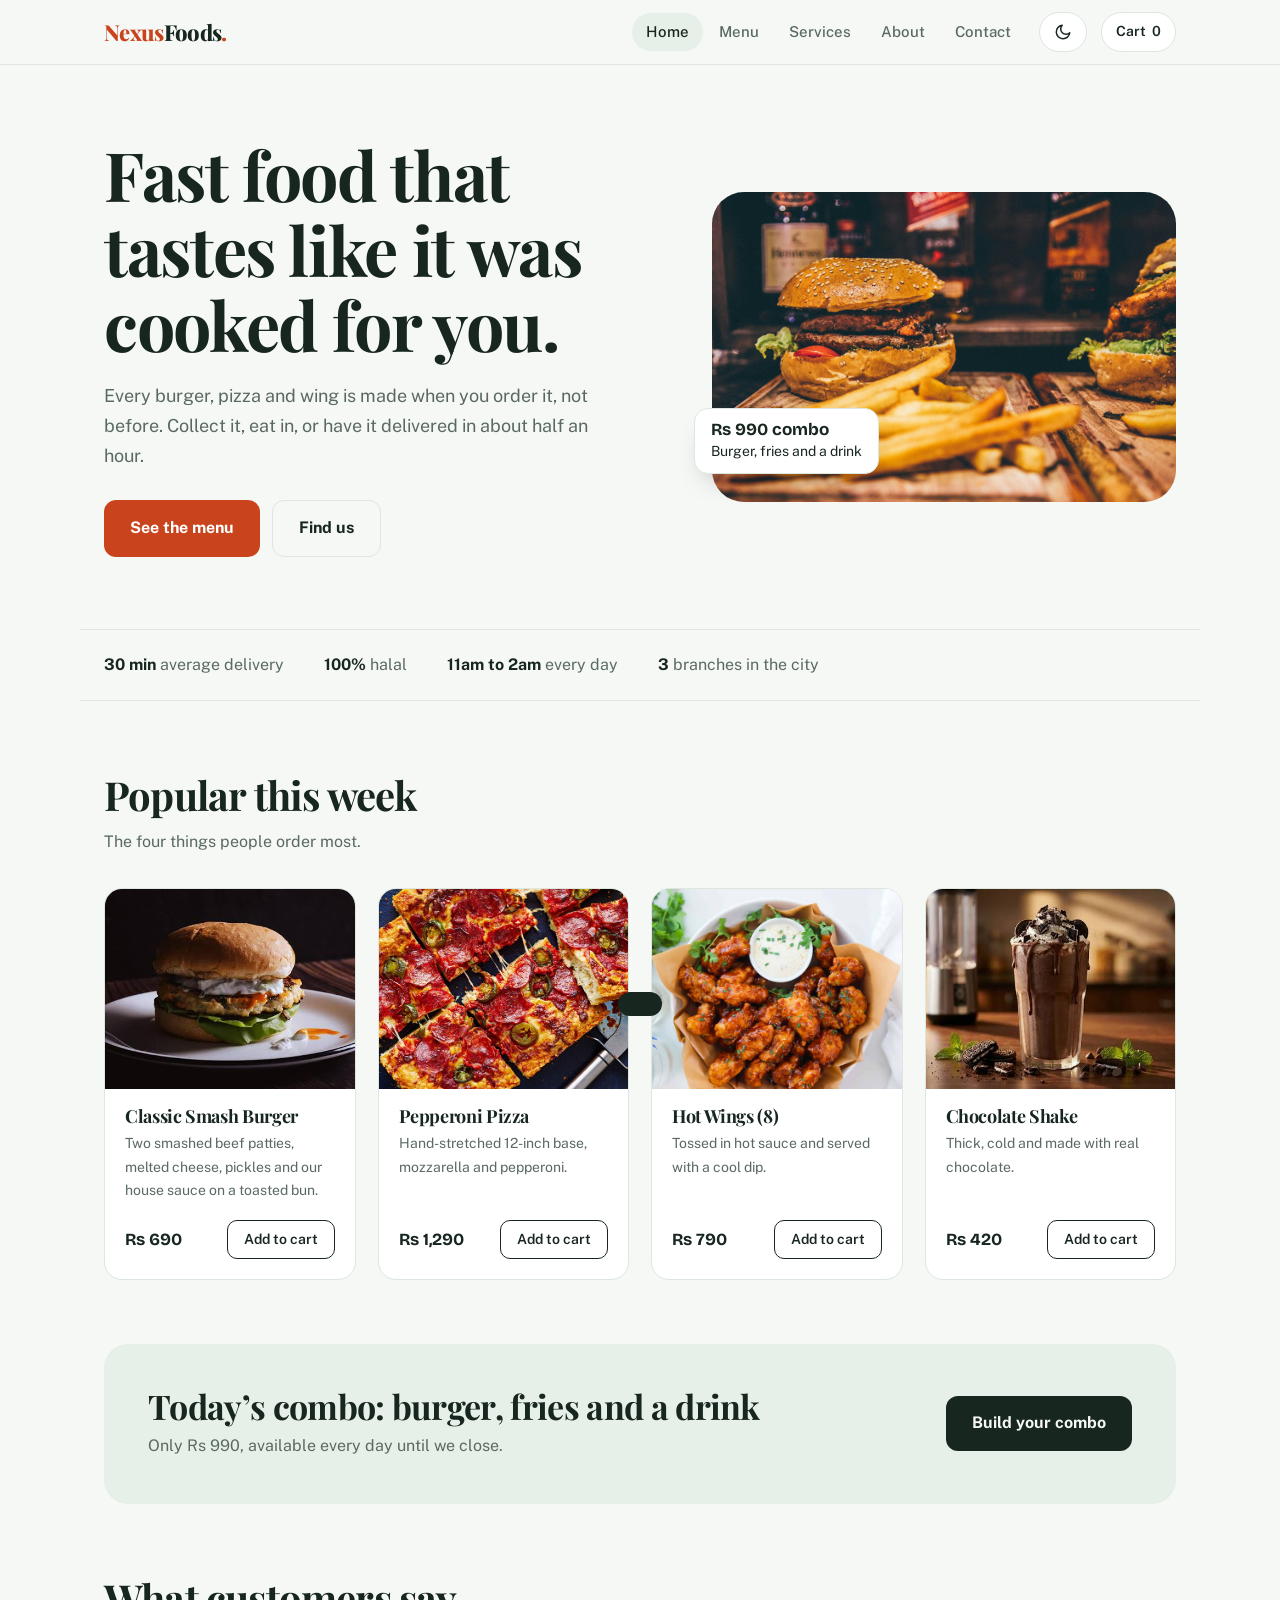
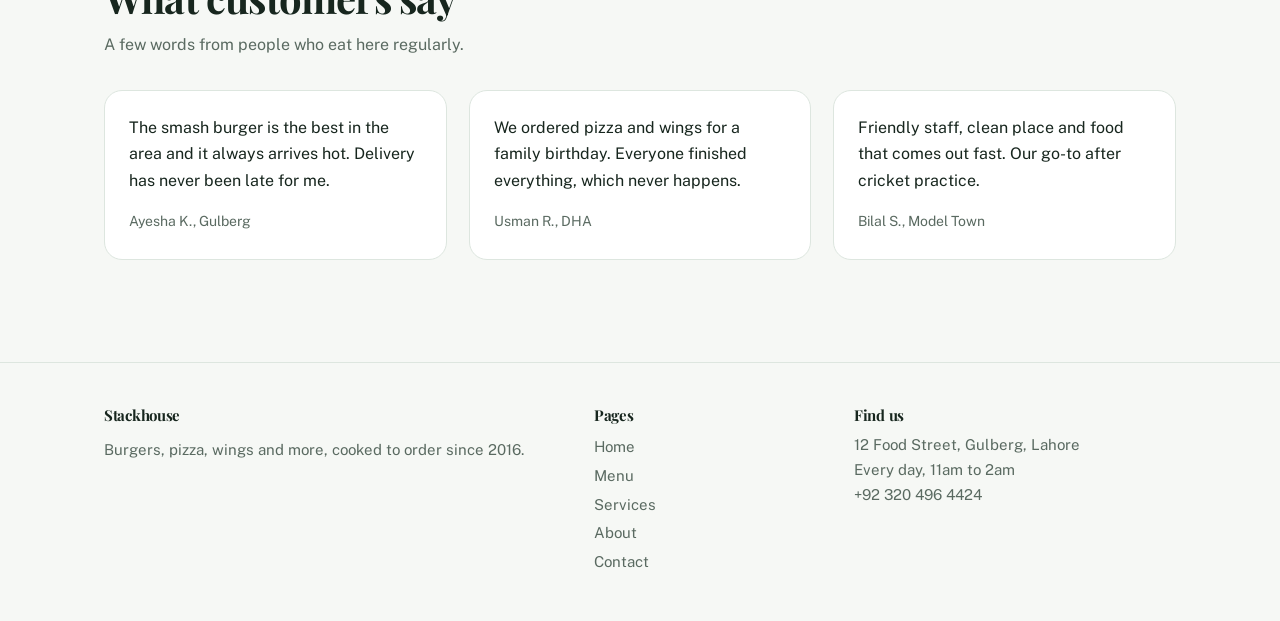
<file: index.html>
<!DOCTYPE html>
<html lang="en">
  <head>
    <meta charset="utf-8">
    <meta name="viewport" content="width=device-width, initial-scale=1, viewport-fit=cover">
    <title>NexusFoods | Fast food cooked to order</title>
    <meta name="description" content="Burgers, pizza, wings and more, cooked fresh to order. Dine in, take away or get it delivered.">
    <link rel="stylesheet" href="https://fonts.googleapis.com/css2?family=Bricolage+Grotesque:wght@600;700;800&family=Public+Sans:wght@400;500;600&display=swap">
    <link rel="stylesheet" href="assets/css/style.css">
    <script src="assets/js/theme.js"></script>
  </head>
  <body data-currency="Rs ">

    <header>
      <div class="bar">
        <a class="logo" href="index.html"><span>Nexus</span>Foods<i>.</i></a>
        <nav id="mainNav" aria-label="Main">
          <a href="index.html" class="on" aria-current="page">Home</a>
          <a href="menu.html">Menu</a>
          <a href="services.html">Services</a>
          <a href="about.html">About</a>
          <a href="contact.html">Contact</a>
        </nav>
        <button type="button" class="ib" id="themeToggle" aria-label="Switch light or dark theme">
          <svg class="i-sun" viewBox="0 0 24 24" fill="none" stroke="currentColor" stroke-width="2" stroke-linecap="round" aria-hidden="true"><circle cx="12" cy="12" r="4"/><path d="M12 2v2M12 20v2M4.9 4.9l1.4 1.4M17.7 17.7l1.4 1.4M2 12h2M20 12h2M4.9 19.1l1.4-1.4M17.7 6.3l1.4-1.4"/></svg>
          <svg class="i-moon" viewBox="0 0 24 24" fill="none" stroke="currentColor" stroke-width="2" stroke-linecap="round" stroke-linejoin="round" aria-hidden="true"><path d="M21 13A9 9 0 1111 3a7 7 0 0010 10z"/></svg>
        </button>
        <button type="button" class="ib" id="cartBtn" aria-label="Open cart">Cart <span id="cartCount">0</span></button>
        <button type="button" class="ib menu-toggle" id="menuToggle" aria-label="Open menu" aria-expanded="false" aria-controls="mainNav">
          <svg class="i-bars" viewBox="0 0 24 24" fill="none" stroke="currentColor" stroke-width="2" stroke-linecap="round" aria-hidden="true"><path d="M4 7h16M4 12h16M4 17h16"/></svg>
          <svg class="i-close" viewBox="0 0 24 24" fill="none" stroke="currentColor" stroke-width="2" stroke-linecap="round" aria-hidden="true"><path d="M6 6l12 12M18 6L6 18"/></svg>
        </button>
      </div>
    </header>

    <main>
      <section class="wrap hero">
        <div>
          <h1 class="big">Fast food that tastes like it was cooked for you.</h1>
          <p>Every burger, pizza and wing is made when you order it, not before. Collect it, eat in, or have it delivered in about half an hour.</p>
          <div class="acts">
            <a class="btn ac" href="menu.html">See the menu</a>
            <a class="btn ghost" href="contact.html">Find us</a>
          </div>
        </div>
        <div class="shot">
          <img src="assets/img/hero.jpg" alt="Our classic smash burger">
          <div class="note">
            <b>Rs 990 combo</b>
            Burger, fries and a drink
          </div>
        </div>
      </section>

      <div class="strip">
        <span><b>30 min</b> average delivery</span>
        <span><b>100%</b> halal</span>
        <span><b>11am to 2am</b> every day</span>
        <span><b>3</b> branches in the city</span>
      </div>

      <section class="wrap">
        <h2 class="t">Popular this week</h2>
        <p class="lead">The four things people order most.</p>
        <div class="grid">
          <article class="card" data-cat="Burgers">
            <div class="pic">
              <img src="assets/img/burger/classic_smash.jpg" alt="Classic Smash Burger" loading="lazy">
            </div>
            <div class="in">
              <h3>Classic Smash Burger</h3>
              <p>Two smashed beef patties, melted cheese, pickles and our house sauce on a toasted bun.</p>
              <div class="row">
                <span class="price">Rs 690</span>
                <button type="button" class="add" data-name="Classic Smash Burger" data-price="690">Add to cart</button>
              </div>
            </div>
          </article>
          <article class="card" data-cat="Pizza">
            <div class="pic">
              <img src="assets/img/pizza/pepperoni_pizza.jpg" alt="Pepperoni Pizza" loading="lazy">
            </div>
            <div class="in">
              <h3>Pepperoni Pizza</h3>
              <p>Hand-stretched 12-inch base, mozzarella and pepperoni.</p>
              <div class="row">
                <span class="price">Rs 1,290</span>
                <button type="button" class="add" data-name="Pepperoni Pizza" data-price="1290">Add to cart</button>
              </div>
            </div>
          </article>
          <article class="card" data-cat="Chicken">
            <div class="pic">
              <img src="assets/img/chicken/bonelesswings.jpg" alt="Hot Wings (8)" loading="lazy">
            </div>
            <div class="in">
              <h3>Hot Wings (8)</h3>
              <p>Tossed in hot sauce and served with a cool dip.</p>
              <div class="row">
                <span class="price">Rs 790</span>
                <button type="button" class="add" data-name="Hot Wings (8)" data-price="790">Add to cart</button>
              </div>
            </div>
          </article>
          <article class="card" data-cat="Drinks">
            <div class="pic">
              <img src="assets/img/drinks/choco_shake.jpg" alt="Chocolate Shake" loading="lazy">
            </div>
            <div class="in">
              <h3>Chocolate Shake</h3>
              <p>Thick, cold and made with real chocolate.</p>
              <div class="row">
                <span class="price">Rs 420</span>
                <button type="button" class="add" data-name="Chocolate Shake" data-price="420">Add to cart</button>
              </div>
            </div>
          </article>
        </div>
        <div class="band">
          <div>
            <h2>Today’s combo: burger, fries and a drink</h2>
            <p>Only Rs 990, available every day until we close.</p>
          </div>
          <a class="btn" href="menu.html">Build your combo</a>
        </div>
      </section>

      <section class="wrap" style="padding-top: 0;">
        <h2 class="t">What customers say</h2>
        <p class="lead">A few words from people who eat here regularly.</p>
        <div class="quotes">
          <blockquote>
            <p>The smash burger is the best in the area and it always arrives hot. Delivery has never been late for me.</p>
            <cite>Ayesha K., Gulberg</cite>
          </blockquote>
          <blockquote>
            <p>We ordered pizza and wings for a family birthday. Everyone finished everything, which never happens.</p>
            <cite>Usman R., DHA</cite>
          </blockquote>
          <blockquote>
            <p>Friendly staff, clean place and food that comes out fast. Our go-to after cricket practice.</p>
            <cite>Bilal S., Model Town</cite>
          </blockquote>
        </div>
      </section>
    </main>

    <footer>
      <div class="wrap">
        <div>
          <h3>Stackhouse</h3>
          <p>Burgers, pizza, wings and more, cooked to order since 2016.</p>
        </div>
        <div>
          <h3>Pages</h3>
          <a href="index.html">Home</a>
          <a href="menu.html">Menu</a>
          <a href="services.html">Services</a>
          <a href="about.html">About</a>
          <a href="contact.html">Contact</a>
        </div>
        <div>
          <h3>Find us</h3>
          12 Food Street, Gulberg, Lahore<br>
          Every day, 11am to 2am<br>
          +92 320 496 4424
        </div>
      </div>
    </footer>

    <aside class="drawer" id="drawer" aria-label="Your cart" aria-hidden="true">
      <div class="row" style="margin: 0;">
        <h3>Your order</h3>
        <button type="button" class="chip" id="closeCart">Close</button>
      </div>
      <ul id="cartItems">
        <li><small>Your cart is empty. Add something from the menu.</small></li>
      </ul>
      <div class="row">
        <span>Total</span>
        <span class="price" id="cartTotal">Rs 0</span>
      </div>
      <button type="button" class="btn ac" style="margin-top: 16px; justify-content: center; border: 0;" id="checkout">Place order</button>
    </aside>

    <div class="toast" id="toast" role="status"></div>

    <script src="assets/js/app.js"></script>
  </body>
</html>
</file>
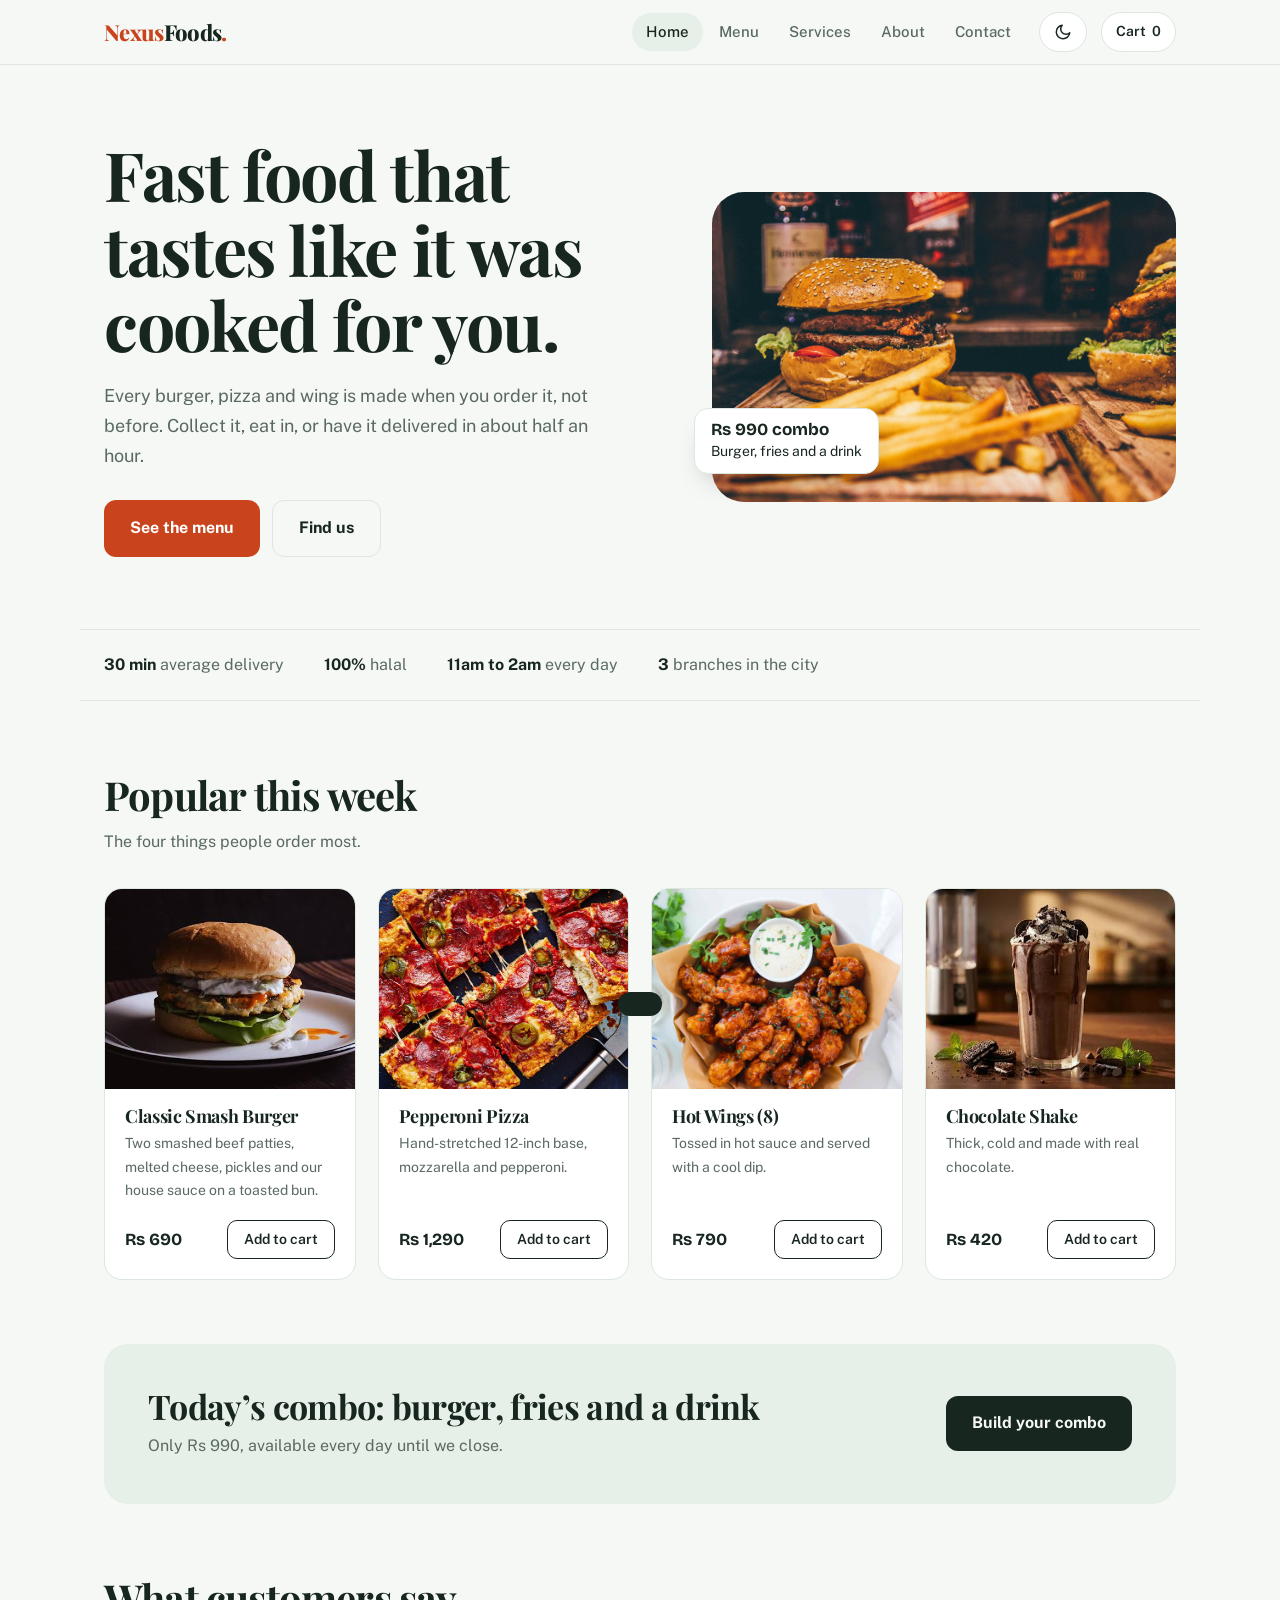
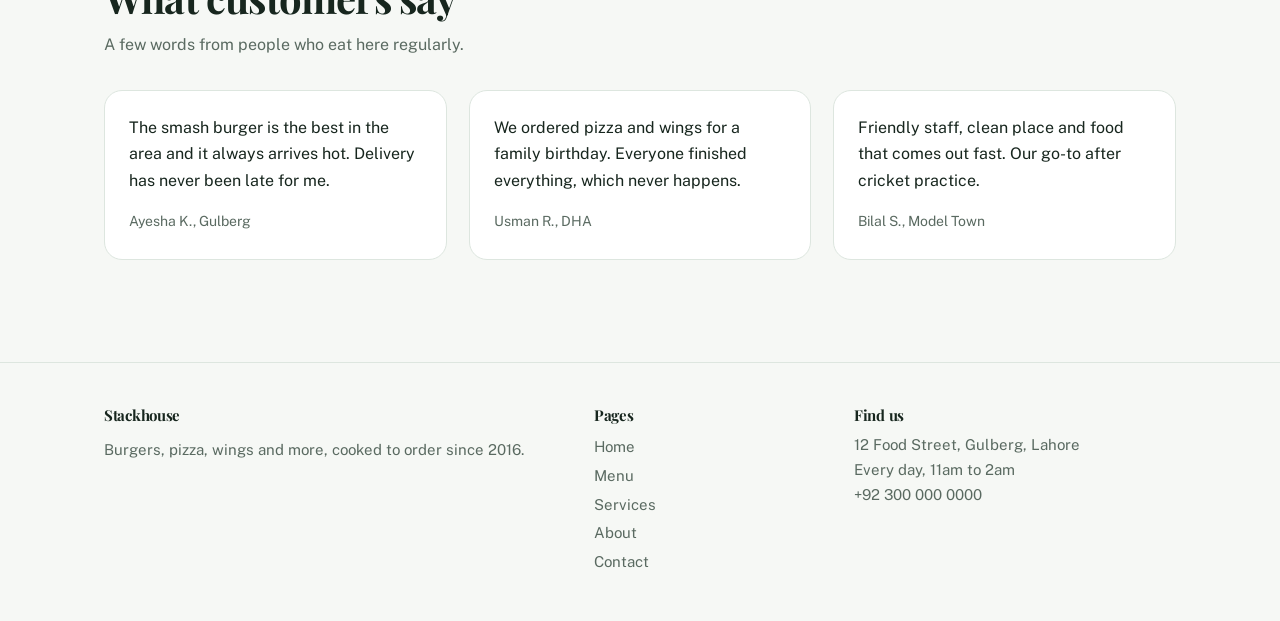
<file: NexusFoods/index.html>
<!DOCTYPE html>
<html lang="en">
  <head>
    <meta charset="utf-8">
    <meta name="viewport" content="width=device-width, initial-scale=1, viewport-fit=cover">
    <title>NexusFoods | Fast food cooked to order</title>
    <meta name="description" content="Burgers, pizza, wings and more, cooked fresh to order. Dine in, take away or get it delivered.">
    <link rel="stylesheet" href="https://fonts.googleapis.com/css2?family=Bricolage+Grotesque:wght@600;700;800&family=Public+Sans:wght@400;500;600&display=swap">
    <link rel="stylesheet" href="assets/css/style.css">
    <script src="assets/js/theme.js"></script>
  </head>
  <body data-currency="Rs ">

    <header>
      <div class="bar">
        <a class="logo" href="index.html"><span>Nexus</span>Foods<i>.</i></a>
        <nav id="mainNav" aria-label="Main">
          <a href="index.html" class="on" aria-current="page">Home</a>
          <a href="menu.html">Menu</a>
          <a href="services.html">Services</a>
          <a href="about.html">About</a>
          <a href="contact.html">Contact</a>
        </nav>
        <button type="button" class="ib" id="themeToggle" aria-label="Switch light or dark theme">
          <svg class="i-sun" viewBox="0 0 24 24" fill="none" stroke="currentColor" stroke-width="2" stroke-linecap="round" aria-hidden="true"><circle cx="12" cy="12" r="4"/><path d="M12 2v2M12 20v2M4.9 4.9l1.4 1.4M17.7 17.7l1.4 1.4M2 12h2M20 12h2M4.9 19.1l1.4-1.4M17.7 6.3l1.4-1.4"/></svg>
          <svg class="i-moon" viewBox="0 0 24 24" fill="none" stroke="currentColor" stroke-width="2" stroke-linecap="round" stroke-linejoin="round" aria-hidden="true"><path d="M21 13A9 9 0 1111 3a7 7 0 0010 10z"/></svg>
        </button>
        <button type="button" class="ib" id="cartBtn" aria-label="Open cart">Cart <span id="cartCount">0</span></button>
        <button type="button" class="ib menu-toggle" id="menuToggle" aria-label="Open menu" aria-expanded="false" aria-controls="mainNav">
          <svg class="i-bars" viewBox="0 0 24 24" fill="none" stroke="currentColor" stroke-width="2" stroke-linecap="round" aria-hidden="true"><path d="M4 7h16M4 12h16M4 17h16"/></svg>
          <svg class="i-close" viewBox="0 0 24 24" fill="none" stroke="currentColor" stroke-width="2" stroke-linecap="round" aria-hidden="true"><path d="M6 6l12 12M18 6L6 18"/></svg>
        </button>
      </div>
    </header>

    <main>
      <section class="wrap hero">
        <div>
          <h1 class="big">Fast food that tastes like it was cooked for you.</h1>
          <p>Every burger, pizza and wing is made when you order it, not before. Collect it, eat in, or have it delivered in about half an hour.</p>
          <div class="acts">
            <a class="btn ac" href="menu.html">See the menu</a>
            <a class="btn ghost" href="contact.html">Find us</a>
          </div>
        </div>
        <div class="shot">
          <img src="assets/img/hero.jpg" alt="Our classic smash burger">
          <div class="note">
            <b>Rs 990 combo</b>
            Burger, fries and a drink
          </div>
        </div>
      </section>

      <div class="strip">
        <span><b>30 min</b> average delivery</span>
        <span><b>100%</b> halal</span>
        <span><b>11am to 2am</b> every day</span>
        <span><b>3</b> branches in the city</span>
      </div>

      <section class="wrap">
        <h2 class="t">Popular this week</h2>
        <p class="lead">The four things people order most.</p>
        <div class="grid">
          <article class="card" data-cat="Burgers">
            <div class="pic">
              <img src="assets/img/burger/classic_smash.jpg" alt="Classic Smash Burger" loading="lazy">
            </div>
            <div class="in">
              <h3>Classic Smash Burger</h3>
              <p>Two smashed beef patties, melted cheese, pickles and our house sauce on a toasted bun.</p>
              <div class="row">
                <span class="price">Rs 690</span>
                <button type="button" class="add" data-name="Classic Smash Burger" data-price="690">Add to cart</button>
              </div>
            </div>
          </article>
          <article class="card" data-cat="Pizza">
            <div class="pic">
              <img src="assets/img/pizza/pepperoni_pizza.jpg" alt="Pepperoni Pizza" loading="lazy">
            </div>
            <div class="in">
              <h3>Pepperoni Pizza</h3>
              <p>Hand-stretched 12-inch base, mozzarella and pepperoni.</p>
              <div class="row">
                <span class="price">Rs 1,290</span>
                <button type="button" class="add" data-name="Pepperoni Pizza" data-price="1290">Add to cart</button>
              </div>
            </div>
          </article>
          <article class="card" data-cat="Chicken">
            <div class="pic">
              <img src="assets/img/chicken/bonelesswings.jpg" alt="Hot Wings (8)" loading="lazy">
            </div>
            <div class="in">
              <h3>Hot Wings (8)</h3>
              <p>Tossed in hot sauce and served with a cool dip.</p>
              <div class="row">
                <span class="price">Rs 790</span>
                <button type="button" class="add" data-name="Hot Wings (8)" data-price="790">Add to cart</button>
              </div>
            </div>
          </article>
          <article class="card" data-cat="Drinks">
            <div class="pic">
              <img src="assets/img/drinks/choco_shake.jpg" alt="Chocolate Shake" loading="lazy">
            </div>
            <div class="in">
              <h3>Chocolate Shake</h3>
              <p>Thick, cold and made with real chocolate.</p>
              <div class="row">
                <span class="price">Rs 420</span>
                <button type="button" class="add" data-name="Chocolate Shake" data-price="420">Add to cart</button>
              </div>
            </div>
          </article>
        </div>
        <div class="band">
          <div>
            <h2>Today’s combo: burger, fries and a drink</h2>
            <p>Only Rs 990, available every day until we close.</p>
          </div>
          <a class="btn" href="menu.html">Build your combo</a>
        </div>
      </section>

      <section class="wrap" style="padding-top: 0;">
        <h2 class="t">What customers say</h2>
        <p class="lead">A few words from people who eat here regularly.</p>
        <div class="quotes">
          <blockquote>
            <p>The smash burger is the best in the area and it always arrives hot. Delivery has never been late for me.</p>
            <cite>Ayesha K., Gulberg</cite>
          </blockquote>
          <blockquote>
            <p>We ordered pizza and wings for a family birthday. Everyone finished everything, which never happens.</p>
            <cite>Usman R., DHA</cite>
          </blockquote>
          <blockquote>
            <p>Friendly staff, clean place and food that comes out fast. Our go-to after cricket practice.</p>
            <cite>Bilal S., Model Town</cite>
          </blockquote>
        </div>
      </section>
    </main>

    <footer>
      <div class="wrap">
        <div>
          <h3>Stackhouse</h3>
          <p>Burgers, pizza, wings and more, cooked to order since 2016.</p>
        </div>
        <div>
          <h3>Pages</h3>
          <a href="index.html">Home</a>
          <a href="menu.html">Menu</a>
          <a href="services.html">Services</a>
          <a href="about.html">About</a>
          <a href="contact.html">Contact</a>
        </div>
        <div>
          <h3>Find us</h3>
          12 Food Street, Gulberg, Lahore<br>
          Every day, 11am to 2am<br>
          +92 300 000 0000
        </div>
      </div>
    </footer>

    <aside class="drawer" id="drawer" aria-label="Your cart" aria-hidden="true">
      <div class="row" style="margin: 0;">
        <h3>Your order</h3>
        <button type="button" class="chip" id="closeCart">Close</button>
      </div>
      <ul id="cartItems">
        <li><small>Your cart is empty. Add something from the menu.</small></li>
      </ul>
      <div class="row">
        <span>Total</span>
        <span class="price" id="cartTotal">Rs 0</span>
      </div>
      <button type="button" class="btn ac" style="margin-top: 16px; justify-content: center; border: 0;" id="checkout">Place order</button>
    </aside>

    <div class="toast" id="toast" role="status"></div>

    <script src="assets/js/app.js"></script>
  </body>
</html>
</file>
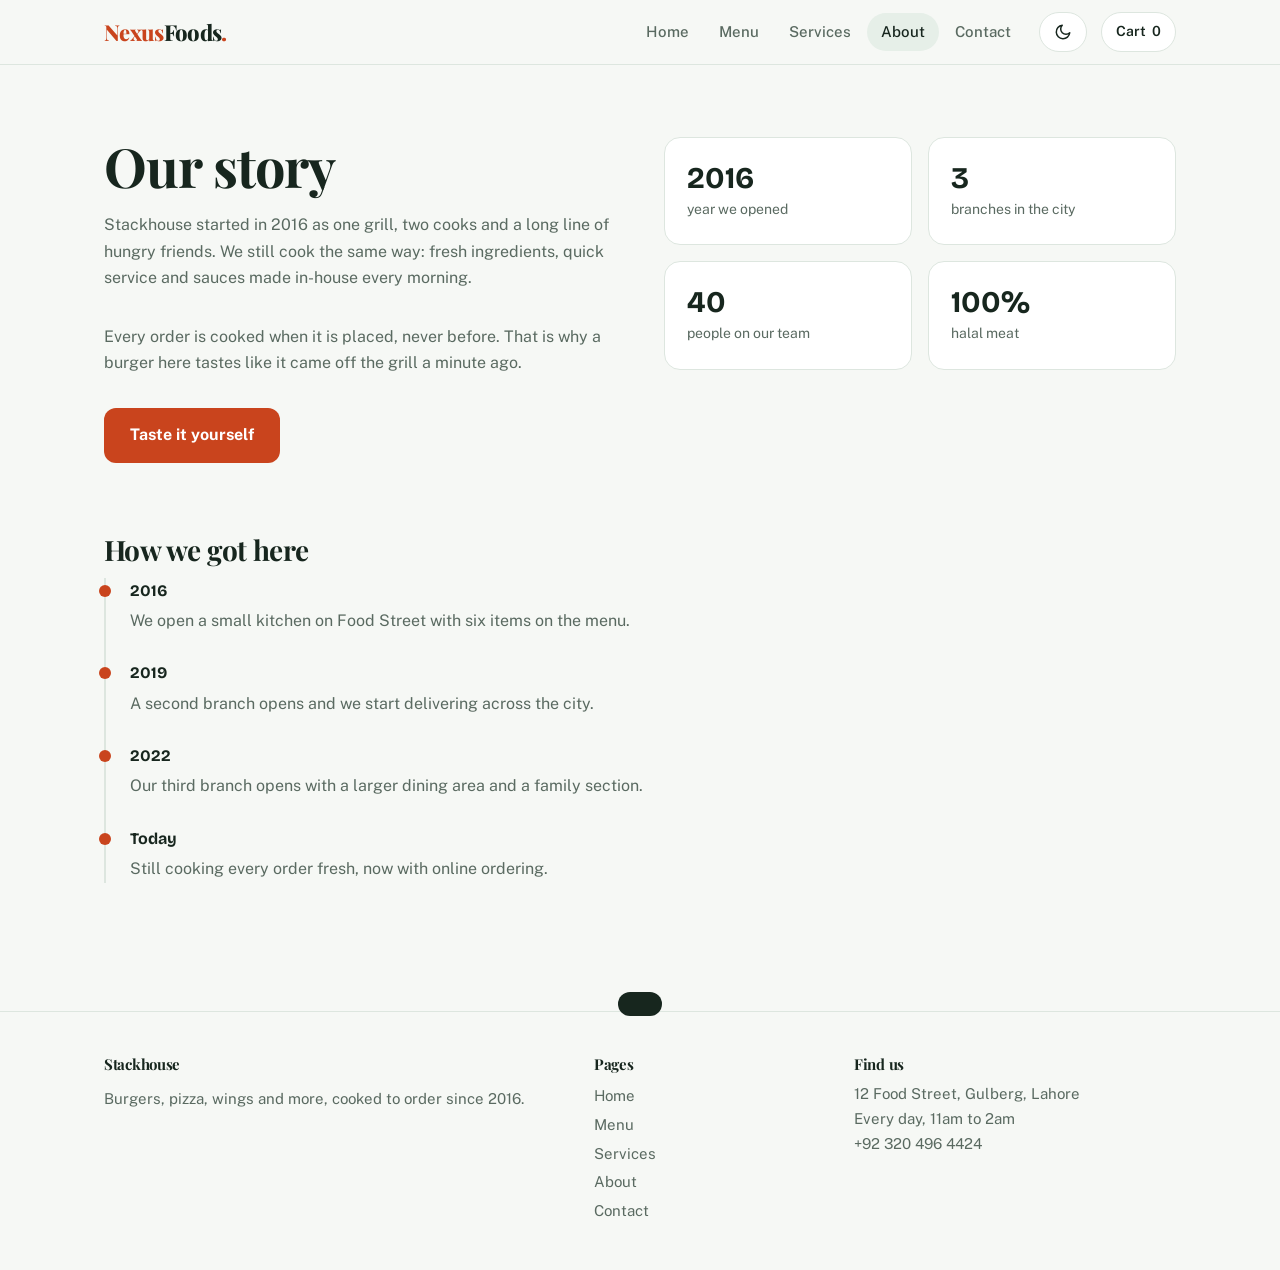
<file: about.html>
<!DOCTYPE html>
<html lang="en">
  <head>
    <meta charset="utf-8">
    <meta name="viewport" content="width=device-width, initial-scale=1, viewport-fit=cover">
    <title>About | NexusFoods</title>
    <meta name="description" content="The story of Stackhouse: one grill in 2016, three branches today.">
    <link rel="stylesheet" href="https://fonts.googleapis.com/css2?family=Bricolage+Grotesque:wght@600;700;800&family=Public+Sans:wght@400;500;600&display=swap">
    <link rel="stylesheet" href="assets/css/style.css">
    <script src="assets/js/theme.js"></script>
  </head>
  <body data-currency="Rs ">

    <header>
      <div class="bar">
        <a class="logo" href="index.html"><span>Nexus</span>Foods<i>.</i></a>
        <nav id="mainNav" aria-label="Main">
          <a href="index.html">Home</a>
          <a href="menu.html">Menu</a>
          <a href="services.html">Services</a>
          <a href="about.html" class="on" aria-current="page">About</a>
          <a href="contact.html">Contact</a>
        </nav>
        <button type="button" class="ib" id="themeToggle" aria-label="Switch light or dark theme">
          <svg class="i-sun" viewBox="0 0 24 24" fill="none" stroke="currentColor" stroke-width="2" stroke-linecap="round" aria-hidden="true"><circle cx="12" cy="12" r="4"/><path d="M12 2v2M12 20v2M4.9 4.9l1.4 1.4M17.7 17.7l1.4 1.4M2 12h2M20 12h2M4.9 19.1l1.4-1.4M17.7 6.3l1.4-1.4"/></svg>
          <svg class="i-moon" viewBox="0 0 24 24" fill="none" stroke="currentColor" stroke-width="2" stroke-linecap="round" stroke-linejoin="round" aria-hidden="true"><path d="M21 13A9 9 0 1111 3a7 7 0 0010 10z"/></svg>
        </button>
        <button type="button" class="ib" id="cartBtn" aria-label="Open cart">Cart <span id="cartCount">0</span></button>
        <button type="button" class="ib menu-toggle" id="menuToggle" aria-label="Open menu" aria-expanded="false" aria-controls="mainNav">
          <svg class="i-bars" viewBox="0 0 24 24" fill="none" stroke="currentColor" stroke-width="2" stroke-linecap="round" aria-hidden="true"><path d="M4 7h16M4 12h16M4 17h16"/></svg>
          <svg class="i-close" viewBox="0 0 24 24" fill="none" stroke="currentColor" stroke-width="2" stroke-linecap="round" aria-hidden="true"><path d="M6 6l12 12M18 6L6 18"/></svg>
        </button>
      </div>
    </header>

    <main>
      <section class="wrap">
        <div class="two">
          <div>
            <h1 class="big" style="font-size: clamp(34px, 5vw, 54px);">Our story</h1>
            <p class="lead" style="margin-top: 16px;">Stackhouse started in 2016 as one grill, two cooks and a long line of hungry friends. We still cook the same way: fresh ingredients, quick service and sauces made in-house every morning.</p>
            <p class="lead">Every order is cooked when it is placed, never before. That is why a burger here tastes like it came off the grill a minute ago.</p>
            <a class="btn ac" href="menu.html">Taste it yourself</a>
          </div>
          <div class="stats">
            <div class="stat"><b>2016</b><span>year we opened</span></div>
            <div class="stat"><b>3</b><span>branches in the city</span></div>
            <div class="stat"><b>40</b><span>people on our team</span></div>
            <div class="stat"><b>100%</b><span>halal meat</span></div>
          </div>
        </div>

        <h2 class="t" style="margin-top: 72px; font-size: 28px;">How we got here</h2>
        <div class="tl" style="max-width: 640px;">
          <div>
            <b>2016</b>
            <p>We open a small kitchen on Food Street with six items on the menu.</p>
          </div>
          <div>
            <b>2019</b>
            <p>A second branch opens and we start delivering across the city.</p>
          </div>
          <div>
            <b>2022</b>
            <p>Our third branch opens with a larger dining area and a family section.</p>
          </div>
          <div>
            <b>Today</b>
            <p>Still cooking every order fresh, now with online ordering.</p>
          </div>
        </div>
      </section>
    </main>

    <footer>
      <div class="wrap">
        <div>
          <h3>Stackhouse</h3>
          <p>Burgers, pizza, wings and more, cooked to order since 2016.</p>
        </div>
        <div>
          <h3>Pages</h3>
          <a href="index.html">Home</a>
          <a href="menu.html">Menu</a>
          <a href="services.html">Services</a>
          <a href="about.html">About</a>
          <a href="contact.html">Contact</a>
        </div>
        <div>
          <h3>Find us</h3>
          12 Food Street, Gulberg, Lahore<br>
          Every day, 11am to 2am<br>
          +92 320 496 4424
        </div>
      </div>
    </footer>

    <aside class="drawer" id="drawer" aria-label="Your cart" aria-hidden="true">
      <div class="row" style="margin: 0;">
        <h3>Your order</h3>
        <button type="button" class="chip" id="closeCart">Close</button>
      </div>
      <ul id="cartItems">
        <li><small>Your cart is empty. Add something from the menu.</small></li>
      </ul>
      <div class="row">
        <span>Total</span>
        <span class="price" id="cartTotal">Rs 0</span>
      </div>
      <button type="button" class="btn ac" style="margin-top: 16px; justify-content: center; border: 0;" id="checkout">Place order</button>
    </aside>

    <div class="toast" id="toast" role="status"></div>

    <script src="assets/js/app.js"></script>
  </body>
</html>
</file>
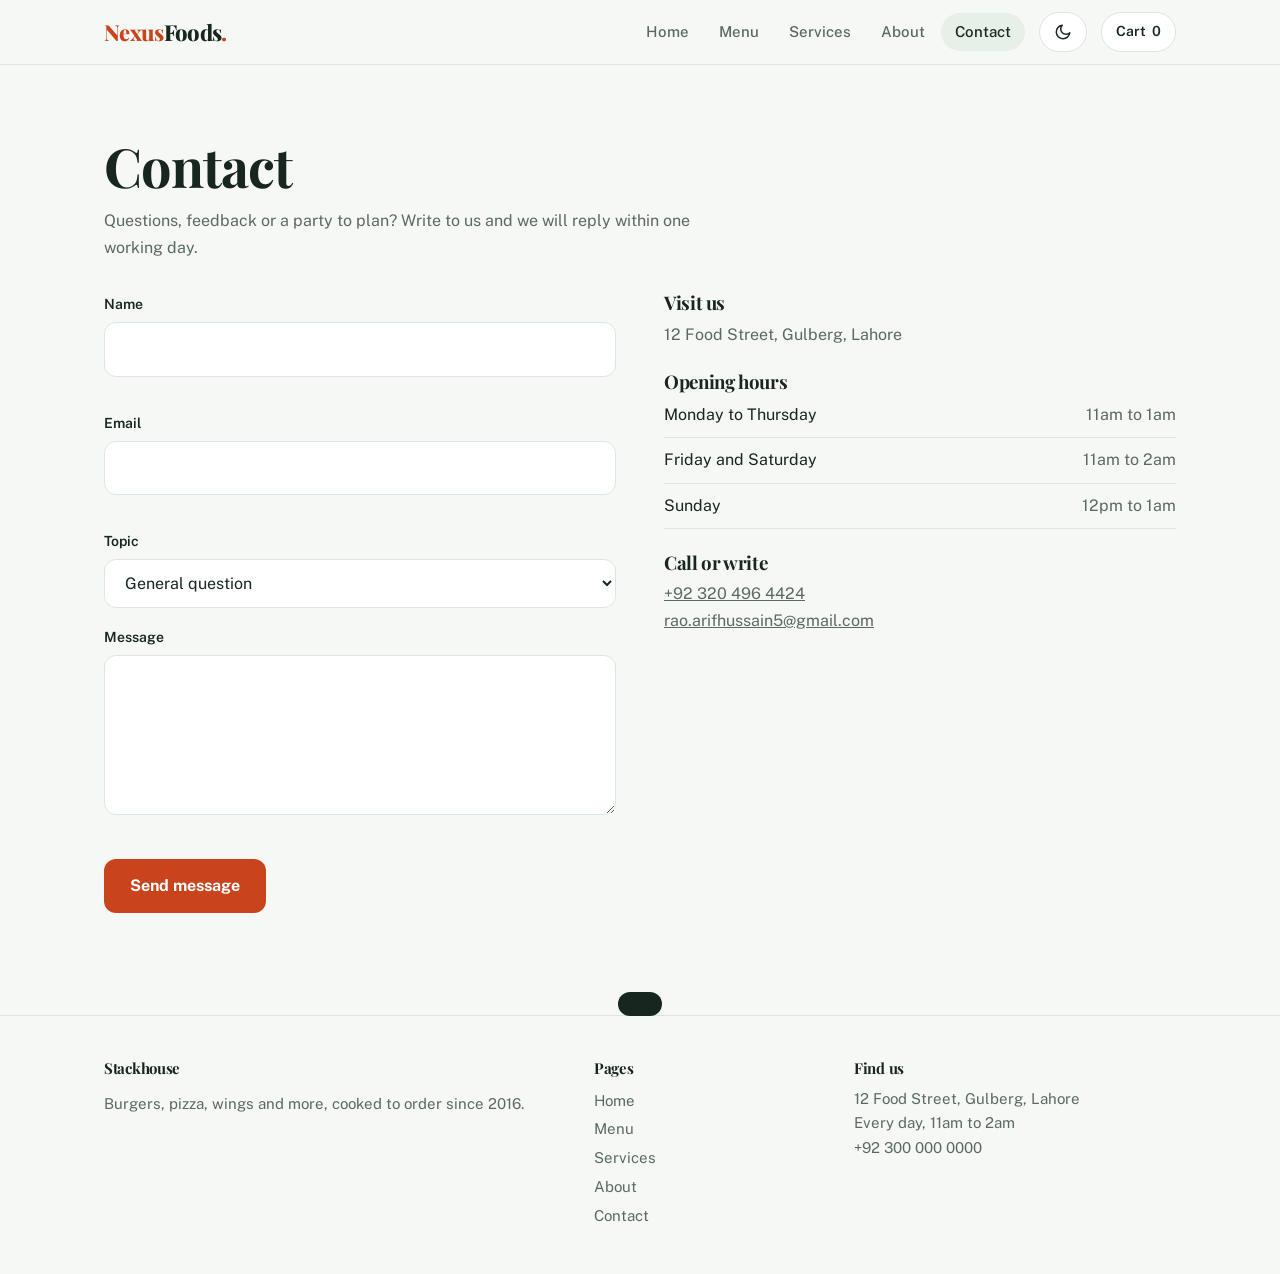
<file: contact.html>
<!DOCTYPE html>
<html lang="en">
  <head>
    <meta charset="utf-8">
    <meta name="viewport" content="width=device-width, initial-scale=1, viewport-fit=cover">
    <title>Contact | NexusFoods</title>
    <meta name="description" content="Get in touch with Stackhouse for questions, feedback, catering and parties.">
    <link rel="stylesheet" href="https://fonts.googleapis.com/css2?family=Bricolage+Grotesque:wght@600;700;800&family=Public+Sans:wght@400;500;600&display=swap">
    <link rel="stylesheet" href="assets/css/style.css">
    <script src="assets/js/theme.js"></script>
  </head>
  <body data-currency="Rs ">

    <header>
      <div class="bar">
        <a class="logo" href="index.html"><span>Nexus</span>Foods<i>.</i></a>
        <nav id="mainNav" aria-label="Main">
          <a href="index.html">Home</a>
          <a href="menu.html">Menu</a>
          <a href="services.html">Services</a>
          <a href="about.html">About</a>
          <a href="contact.html" class="on" aria-current="page">Contact</a>
        </nav>
        <button type="button" class="ib" id="themeToggle" aria-label="Switch light or dark theme">
          <svg class="i-sun" viewBox="0 0 24 24" fill="none" stroke="currentColor" stroke-width="2" stroke-linecap="round" aria-hidden="true"><circle cx="12" cy="12" r="4"/><path d="M12 2v2M12 20v2M4.9 4.9l1.4 1.4M17.7 17.7l1.4 1.4M2 12h2M20 12h2M4.9 19.1l1.4-1.4M17.7 6.3l1.4-1.4"/></svg>
          <svg class="i-moon" viewBox="0 0 24 24" fill="none" stroke="currentColor" stroke-width="2" stroke-linecap="round" stroke-linejoin="round" aria-hidden="true"><path d="M21 13A9 9 0 1111 3a7 7 0 0010 10z"/></svg>
        </button>
        <button type="button" class="ib" id="cartBtn" aria-label="Open cart">Cart <span id="cartCount">0</span></button>
        <button type="button" class="ib menu-toggle" id="menuToggle" aria-label="Open menu" aria-expanded="false" aria-controls="mainNav">
          <svg class="i-bars" viewBox="0 0 24 24" fill="none" stroke="currentColor" stroke-width="2" stroke-linecap="round" aria-hidden="true"><path d="M4 7h16M4 12h16M4 17h16"/></svg>
          <svg class="i-close" viewBox="0 0 24 24" fill="none" stroke="currentColor" stroke-width="2" stroke-linecap="round" aria-hidden="true"><path d="M6 6l12 12M18 6L6 18"/></svg>
        </button>
      </div>
    </header>

    <main>
      <section class="wrap">
        <h1 class="big" style="font-size: clamp(34px, 5vw, 54px);">Contact</h1>
        <p class="lead" style="margin-top: 12px;">Questions, feedback or a party to plan? Write to us and we will reply within one working day.</p>

        <div class="two">
          <div>
            <form id="contactForm" novalidate>
              <label for="name" style="margin-top: 0;">Name</label>
              <input id="name" autocomplete="name">
              <div class="err" id="nameError"></div>

              <label for="email">Email</label>
              <input id="email" type="email" autocomplete="email">
              <div class="err" id="emailError"></div>

              <label for="topic">Topic</label>
              <select id="topic">
                <option>General question</option>
                <option>Catering or party</option>
                <option>Feedback</option>
                <option>Careers</option>
              </select>

              <label for="message">Message</label>
              <textarea id="message" rows="5"></textarea>
              <div class="err" id="messageError"></div>

              <button type="submit" class="btn ac" style="margin-top: 18px;">Send message</button>
            </form>
            <div id="formThanks" hidden>
              <h3>Message sent</h3>
              <p class="lead" style="margin-top: 12px;">Thanks. We will reply within one working day.</p>
            </div>
          </div>

          <div>
            <h3>Visit us</h3>
            <p class="lead" style="margin: 8px 0 24px;">12 Food Street, Gulberg, Lahore</p>

            <h3>Opening hours</h3>
            <table class="hours">
              <tr><td>Monday to Thursday</td><td>11am to 1am</td></tr>
              <tr><td>Friday and Saturday</td><td>11am to 2am</td></tr>
              <tr><td>Sunday</td><td>12pm to 1am</td></tr>
            </table>

            <h3 style="margin-top: 24px;">Call or write</h3>
            <p class="lead" style="margin: 8px 0 0;">
              <a href="tel:+923204964424">+92 320 496 4424</a><br>
              <a href="mailto:rao.arifhussain5@gmail.com">rao.arifhussain5@gmail.com</a>
            </p>
          </div>
        </div>
      </section>
    </main>

    <footer>
      <div class="wrap">
        <div>
          <h3>Stackhouse</h3>
          <p>Burgers, pizza, wings and more, cooked to order since 2016.</p>
        </div>
        <div>
          <h3>Pages</h3>
          <a href="index.html">Home</a>
          <a href="menu.html">Menu</a>
          <a href="services.html">Services</a>
          <a href="about.html">About</a>
          <a href="contact.html">Contact</a>
        </div>
        <div>
          <h3>Find us</h3>
          12 Food Street, Gulberg, Lahore<br>
          Every day, 11am to 2am<br>
          +92 300 000 0000
        </div>
      </div>
    </footer>

    <aside class="drawer" id="drawer" aria-label="Your cart" aria-hidden="true">
      <div class="row" style="margin: 0;">
        <h3>Your order</h3>
        <button type="button" class="chip" id="closeCart">Close</button>
      </div>
      <ul id="cartItems">
        <li><small>Your cart is empty. Add something from the menu.</small></li>
      </ul>
      <div class="row">
        <span>Total</span>
        <span class="price" id="cartTotal">Rs 0</span>
      </div>
      <button type="button" class="btn ac" style="margin-top: 16px; justify-content: center; border: 0;" id="checkout">Place order</button>
    </aside>

    <div class="toast" id="toast" role="status"></div>

    <script src="assets/js/app.js"></script>
  </body>
</html>
</file>
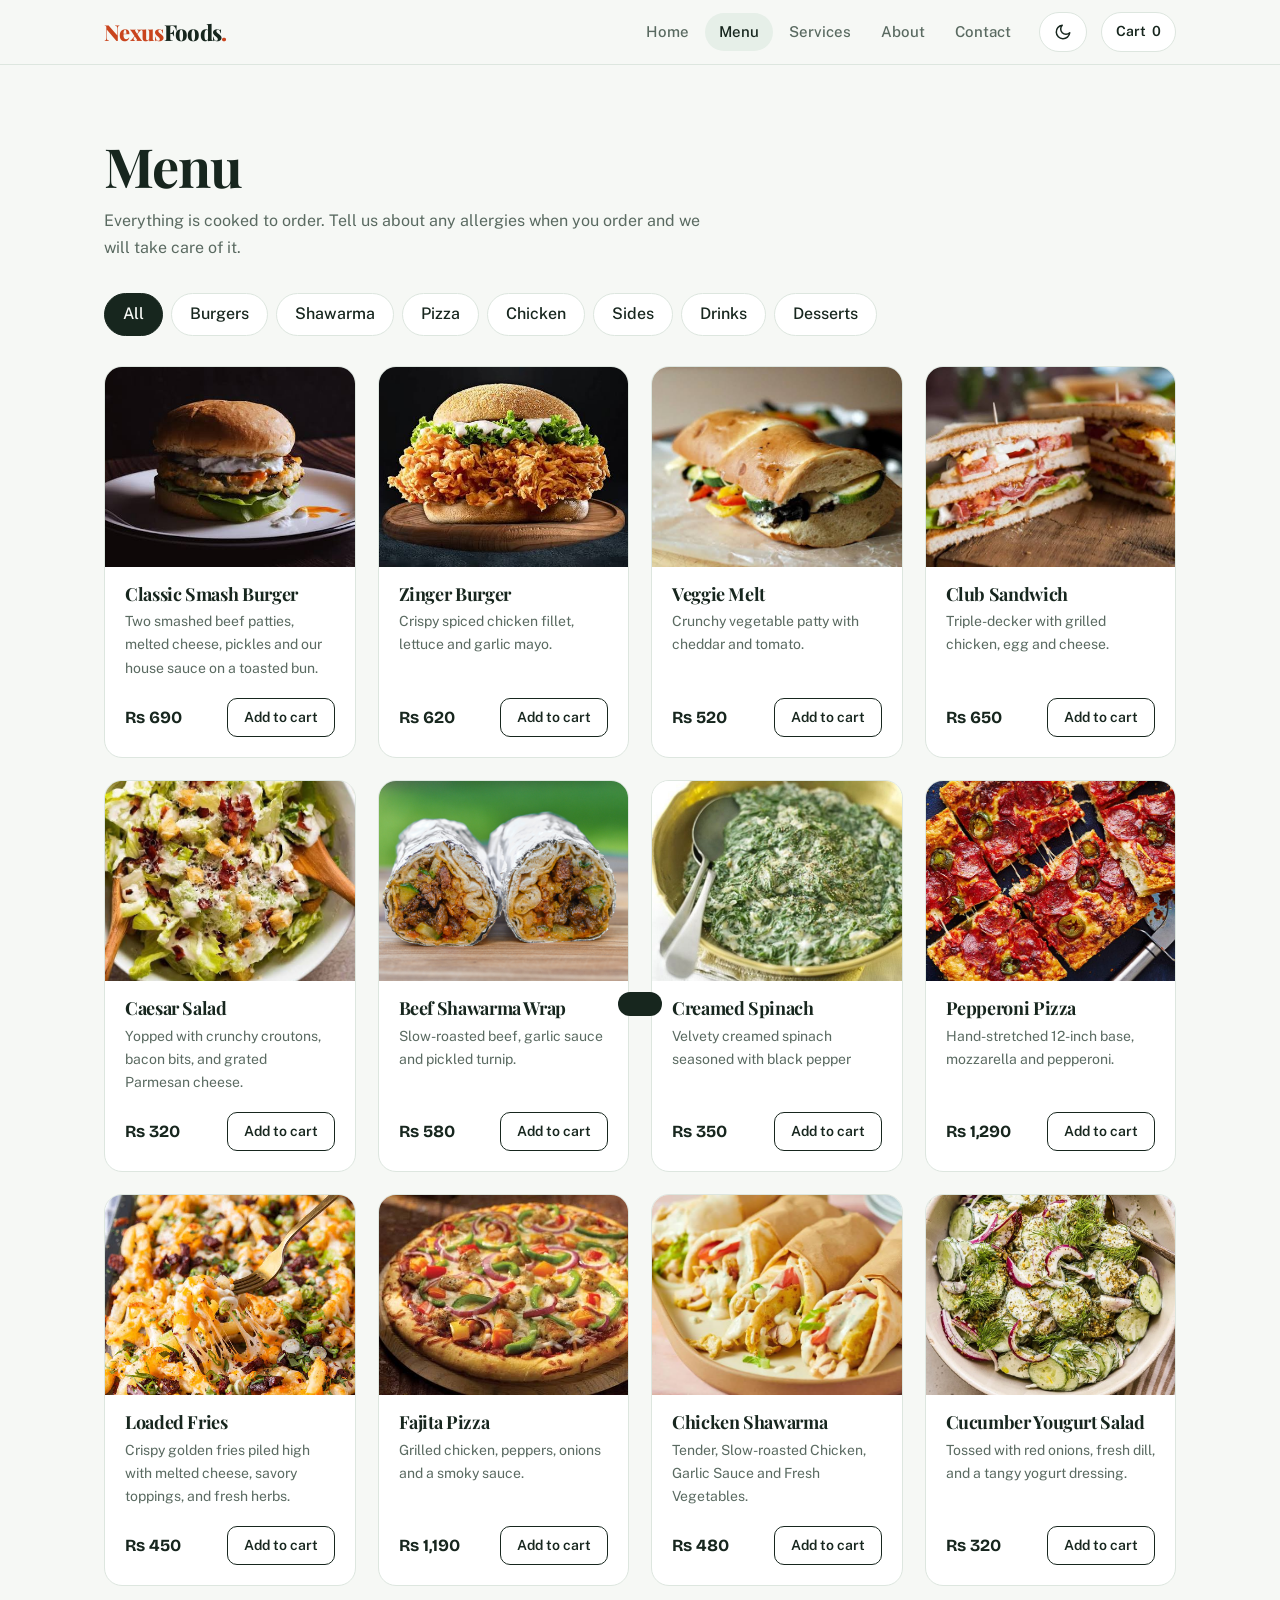
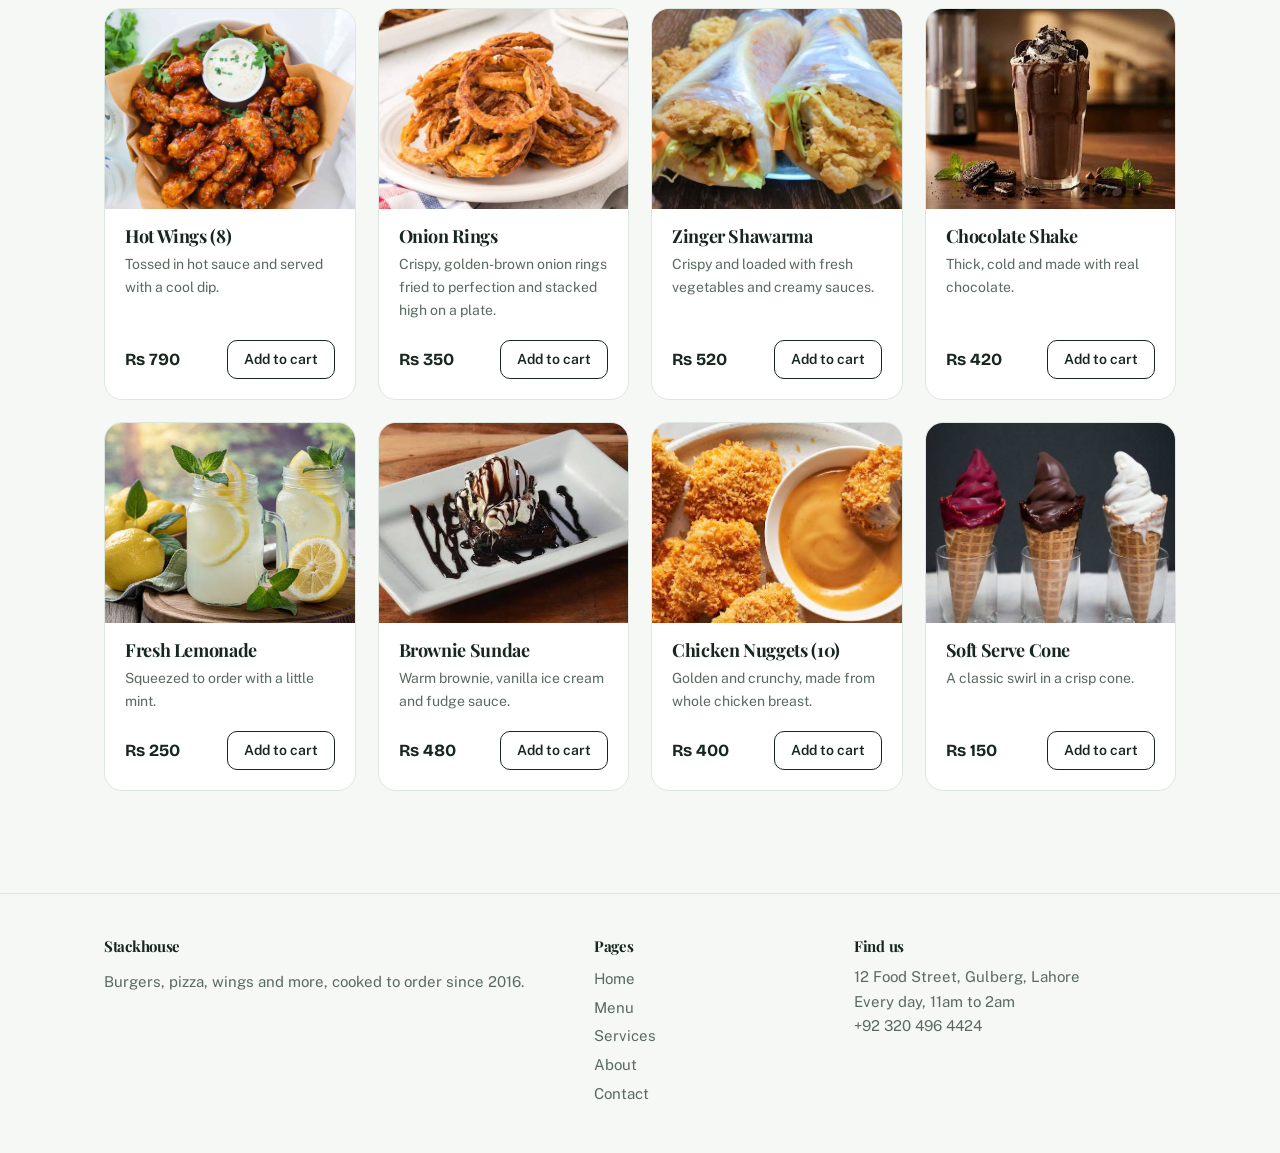
<file: menu.html>
<!DOCTYPE html>
<html lang="en">
  <head>
    <meta charset="utf-8">
    <meta name="viewport" content="width=device-width, initial-scale=1, viewport-fit=cover">
    <title>Menu | NexusFoods</title>
    <meta name="description" content="Burgers, pizza, chicken, sides, drinks and desserts, all cooked to order.">
    <link rel="stylesheet" href="https://fonts.googleapis.com/css2?family=Bricolage+Grotesque:wght@600;700;800&family=Public+Sans:wght@400;500;600&display=swap">
    <link rel="stylesheet" href="assets/css/style.css">
    <script src="assets/js/theme.js"></script>
  </head>
  <body data-currency="Rs ">

    <header>
      <div class="bar">
        <a class="logo" href="index.html"><span>Nexus</span>Foods<i>.</i></a>
        <nav id="mainNav" aria-label="Main">
          <a href="index.html">Home</a>
          <a href="menu.html" class="on" aria-current="page">Menu</a>
          <a href="services.html">Services</a>
          <a href="about.html">About</a>
          <a href="contact.html">Contact</a>
        </nav>
        <button type="button" class="ib" id="themeToggle" aria-label="Switch light or dark theme">
          <svg class="i-sun" viewBox="0 0 24 24" fill="none" stroke="currentColor" stroke-width="2" stroke-linecap="round" aria-hidden="true"><circle cx="12" cy="12" r="4"/><path d="M12 2v2M12 20v2M4.9 4.9l1.4 1.4M17.7 17.7l1.4 1.4M2 12h2M20 12h2M4.9 19.1l1.4-1.4M17.7 6.3l1.4-1.4"/></svg>
          <svg class="i-moon" viewBox="0 0 24 24" fill="none" stroke="currentColor" stroke-width="2" stroke-linecap="round" stroke-linejoin="round" aria-hidden="true"><path d="M21 13A9 9 0 1111 3a7 7 0 0010 10z"/></svg>
        </button>
        <button type="button" class="ib" id="cartBtn" aria-label="Open cart">Cart <span id="cartCount">0</span></button>
        <button type="button" class="ib menu-toggle" id="menuToggle" aria-label="Open menu" aria-expanded="false" aria-controls="mainNav">
          <svg class="i-bars" viewBox="0 0 24 24" fill="none" stroke="currentColor" stroke-width="2" stroke-linecap="round" aria-hidden="true"><path d="M4 7h16M4 12h16M4 17h16"/></svg>
          <svg class="i-close" viewBox="0 0 24 24" fill="none" stroke="currentColor" stroke-width="2" stroke-linecap="round" aria-hidden="true"><path d="M6 6l12 12M18 6L6 18"/></svg>
        </button>
      </div>
    </header>

    <main>
      <section class="wrap">
        <h1 class="big" style="font-size: clamp(34px, 5vw, 54px);">Menu</h1>
        <p class="lead" style="margin-top: 12px;">Everything is cooked to order. Tell us about any allergies when you order and we will take care of it.</p>
        <div class="chips">
          <button type="button" class="chip" data-filter="All" aria-pressed="true">All</button>
          <button type="button" class="chip" data-filter="Burgers" aria-pressed="false">Burgers</button>
          <button type="button" class="chip" data-filter="Shawarma" aria-pressed="false">Shawarma</button>
          <button type="button" class="chip" data-filter="Pizza" aria-pressed="false">Pizza</button>
          <button type="button" class="chip" data-filter="Chicken" aria-pressed="false">Chicken</button>
          <button type="button" class="chip" data-filter="Sides" aria-pressed="false">Sides</button>
          <button type="button" class="chip" data-filter="Drinks" aria-pressed="false">Drinks</button>
          <button type="button" class="chip" data-filter="Desserts" aria-pressed="false">Desserts</button>
        </div>
        <div class="grid" id="menuGrid">
          <article class="card" data-cat="Burgers">
            <div class="pic">
              <img src="assets/img/burger/classic_smash.jpg" alt="Classic Smash Burger" loading="lazy">
            </div>
            <div class="in">
              <h3>Classic Smash Burger</h3>
              <p>Two smashed beef patties, melted cheese, pickles and our house sauce on a toasted bun.</p>
              <div class="row">
                <span class="price">Rs 690</span>
                <button type="button" class="add" data-name="Classic Smash Burger" data-price="690">Add to cart</button>
              </div>
            </div>
          </article>

          <article class="card" data-cat="Burgers">
            <div class="pic">
              <img src="assets/img/burger/zinger.jpg" alt="Zinger Burger" loading="lazy">
            </div>
            <div class="in">
              <h3>Zinger Burger</h3>
              <p>Crispy spiced chicken fillet, lettuce and garlic mayo.</p>
              <div class="row">
                <span class="price">Rs 620</span>
                <button type="button" class="add" data-name="Zinger Burger" data-price="620">Add to cart</button>
              </div>
            </div>
          </article>

          <article class="card" data-cat="Burgers">
            <div class="pic">
              <img src="assets/img/burger/veggie_melt.jpg" alt="Veggie Melt" loading="lazy">
            </div>
            <div class="in">
              <h3>Veggie Melt</h3>
              <p>Crunchy vegetable patty with cheddar and tomato.</p>
              <div class="row">
                <span class="price">Rs 520</span>
                <button type="button" class="add" data-name="Veggie Melt" data-price="520">Add to cart</button>
              </div>
            </div>
          </article>

          <article class="card" data-cat="Burgers">
            <div class="pic">
              <img src="assets/img/burger/club_sandwich.jpg" alt="Club Sandwich" loading="lazy">
            </div>
            <div class="in">
              <h3>Club Sandwich</h3>
              <p>Triple-decker with grilled chicken, egg and cheese.</p>
              <div class="row">
                <span class="price">Rs 650</span>
                <button type="button" class="add" data-name="Club Sandwich" data-price="650">Add to cart</button>
              </div>
            </div>
          </article>

          <article class="card" data-cat="Sides">
            <div class="pic">
              <img src="assets/img/sides/casersalad.jpg" alt="Caesar Salad" loading="lazy">
            </div>
            <div class="in">
              <h3>Caesar Salad</h3>
              <p>Yopped with crunchy croutons, bacon bits, and grated Parmesan cheese.</p>
              <div class="row">
                <span class="price">Rs 320</span>
                <button type="button" class="add" data-name="Caesar Salad" data-price="320">Add to cart</button>
              </div>
            </div>
          </article>

          <article class="card" data-cat="Shawarma">
            <div class="pic">
              <img src="assets/img/shawarma/beef_shawarma.jpg" alt="Beef Shawarma Wrap" loading="lazy">
            </div>
            <div class="in">
              <h3>Beef Shawarma Wrap</h3>
              <p>Slow-roasted beef, garlic sauce and pickled turnip.</p>
              <div class="row">
                <span class="price">Rs 580</span>
                <button type="button" class="add" data-name="Beef Shawarma Wrap" data-price="580">Add to cart</button>
              </div>
            </div>
          </article>

          <article class="card" data-cat="Sides">
            <div class="pic">
              <img src="assets/img/sides/creamed_spinach.jpg" alt="Creamed Spinach" loading="lazy">
            </div>
            <div class="in">
              <h3>Creamed Spinach</h3>
              <p>Velvety creamed spinach seasoned with black pepper</p>
              <div class="row">
                <span class="price">Rs 350</span>
                <button type="button" class="add" data-name="Creamed Spinach" data-price="350">Add to cart</button>
              </div>
            </div>
          </article>

          <article class="card" data-cat="Pizza">
            <div class="pic">
              <img src="assets/img/pizza/pepperoni_pizza.jpg" alt="Pepperoni Pizza" loading="lazy">
            </div>
            <div class="in">
              <h3>Pepperoni Pizza</h3>
              <p>Hand-stretched 12-inch base, mozzarella and pepperoni.</p>
              <div class="row">
                <span class="price">Rs 1,290</span>
                <button type="button" class="add" data-name="Pepperoni Pizza" data-price="1290">Add to cart</button>
              </div>
            </div>
          </article>

          <article class="card" data-cat="Sides">
            <div class="pic">
              <img src="assets/img/sides/loaded_fries.jpg" alt="Loaded Fries" loading="lazy">
            </div>
            <div class="in">
              <h3>Loaded Fries</h3>
              <p>Crispy golden fries piled high with melted cheese, savory toppings, and fresh herbs.</p>
              <div class="row">
                <span class="price">Rs 450</span>
                <button type="button" class="add" data-name="Loaded Fries" data-price="450">Add to cart</button>
              </div>
            </div>
          </article>

          <article class="card" data-cat="Pizza">
            <div class="pic">
              <img src="assets/img/pizza/fajita.jpg" alt="Fajita Pizza" loading="lazy">
            </div>
            <div class="in">
              <h3>Fajita Pizza</h3>
              <p>Grilled chicken, peppers, onions and a smoky sauce.</p>
              <div class="row">
                <span class="price">Rs 1,190</span>
                <button type="button" class="add" data-name="Fajita Pizza" data-price="1190">Add to cart</button>
              </div>
            </div>
          </article>

          <article class="card" data-cat="Shawarma">
            <div class="pic">
              <img src="assets/img/shawarma/chicken_shawarma.jpg" alt="Chicken Shawarma" loading="lazy">
            </div>
            <div class="in">
              <h3>Chicken Shawarma</h3>
              <p>Tender, Slow-roasted Chicken, Garlic Sauce and Fresh Vegetables.</p>
              <div class="row">
                <span class="price">Rs 480</span>
                <button type="button" class="add" data-name="Chicken Shawarma" data-price="480">Add to cart</button>
              </div>
            </div>
          </article>

          <article class="card" data-cat="Sides">
            <div class="pic">
              <img src="assets/img/sides/cucumberyougurtsalad.jpg" alt="Cucumber Yougurt Salad" loading="lazy">
            </div>
            <div class="in">
              <h3>Cucumber Yougurt Salad</h3>
              <p>Tossed with red onions, fresh dill, and a tangy yogurt dressing.</p>
              <div class="row">
                <span class="price">Rs 320</span>
                <button type="button" class="add" data-name="Cucumber Yougurt Salad" data-price="320">Add to cart</button>
              </div>
            </div>
          </article>

          <article class="card" data-cat="Chicken">
            <div class="pic">
              <img src="assets/img/chicken/bonelesswings.jpg" alt="Hot Wings (8)" loading="lazy">
            </div>
            <div class="in">
              <h3>Hot Wings (8)</h3>
              <p>Tossed in hot sauce and served with a cool dip.</p>
              <div class="row">
                <span class="price">Rs 790</span>
                <button type="button" class="add" data-name="Hot Wings (8)" data-price="790">Add to cart</button>
              </div>
            </div>
          </article>

          <article class="card" data-cat="Sides">
            <div class="pic">
              <img src="assets/img/sides/onion_rings.jpg" alt="Onion Rings" loading="lazy">
            </div>
            <div class="in">
              <h3>Onion Rings</h3>
              <p>Crispy, golden-brown onion rings fried to perfection and stacked high on a plate.</p>
              <div class="row">
                <span class="price">Rs 350</span>
                <button type="button" class="add" data-name="Onion Rings" data-price="350">Add to cart</button>
              </div>
            </div>
          </article>

          <article class="card" data-cat="Shawarma">
            <div class="pic">
              <img src="assets/img/shawarma/zinger_shawarma.jpg" alt="Zinger Shawarma" loading="lazy">
            </div>
            <div class="in">
              <h3>Zinger Shawarma</h3>
              <p>Crispy and loaded with fresh vegetables and creamy sauces.</p>
              <div class="row">
                <span class="price">Rs 520</span>
                <button type="button" class="add" data-name="Zinger Shawarma" data-price="520">Add to cart</button>
              </div>
            </div>
          </article>

          <article class="card" data-cat="Drinks">
            <div class="pic">
              <img src="assets/img/drinks/choco_shake.jpg" alt="Chocolate Shake" loading="lazy">
            </div>
            <div class="in">
              <h3>Chocolate Shake</h3>
              <p>Thick, cold and made with real chocolate.</p>
              <div class="row">
                <span class="price">Rs 420</span>
                <button type="button" class="add" data-name="Chocolate Shake" data-price="420">Add to cart</button>
              </div>
            </div>
          </article>

          <article class="card" data-cat="Drinks">
            <div class="pic">
              <img src="assets/img/drinks/lemonade.jpg" alt="Fresh Lemonade" loading="lazy">
            </div>
            <div class="in">
              <h3>Fresh Lemonade</h3>
              <p>Squeezed to order with a little mint.</p>
              <div class="row">
                <span class="price">Rs 250</span>
                <button type="button" class="add" data-name="Fresh Lemonade" data-price="250">Add to cart</button>
              </div>
            </div>
          </article>

          <article class="card" data-cat="Desserts">
            <div class="pic">
              <img src="assets/img/desserts/brownie_sundae.jpg" alt="Brownie Sundae" loading="lazy">
            </div>
            <div class="in">
              <h3>Brownie Sundae</h3>
              <p>Warm brownie, vanilla ice cream and fudge sauce.</p>
              <div class="row">
                <span class="price">Rs 480</span>
                <button type="button" class="add" data-name="Brownie Sundae" data-price="480">Add to cart</button>
              </div>
            </div>
          </article>

          <article class="card" data-cat="Chicken">
            <div class="pic">
              <img src="assets/img/chicken/nuggets.jpg" alt="Chicken Nuggets (10)" loading="lazy">
            </div>
            <div class="in">
              <h3>Chicken Nuggets (10)</h3>
              <p>Golden and crunchy, made from whole chicken breast.</p>
              <div class="row">
                <span class="price">Rs 400</span>
                <button type="button" class="add" data-name="Chicken Nuggets (10)" data-price="400">Add to cart</button>
              </div>
            </div>
          </article>

          <article class="card" data-cat="Desserts">
            <div class="pic">
              <img src="assets/img/desserts/cone.jpg" alt="Soft Serve Cone" loading="lazy">
            </div>
            <div class="in">
              <h3>Soft Serve Cone</h3>
              <p>A classic swirl in a crisp cone.</p>
              <div class="row">
                <span class="price">Rs 150</span>
                <button type="button" class="add" data-name="Soft Serve Cone" data-price="150">Add to cart</button>
              </div>
            </div>
          </article>
        </div>
      </section>
    </main>

    <footer>
      <div class="wrap">
        <div>
          <h3>Stackhouse</h3>
          <p>Burgers, pizza, wings and more, cooked to order since 2016.</p>
        </div>
        <div>
          <h3>Pages</h3>
          <a href="index.html">Home</a>
          <a href="menu.html">Menu</a>
          <a href="services.html">Services</a>
          <a href="about.html">About</a>
          <a href="contact.html">Contact</a>
        </div>
        <div>
          <h3>Find us</h3>
          12 Food Street, Gulberg, Lahore<br>
          Every day, 11am to 2am<br>
          +92 320 496 4424
        </div>
      </div>
    </footer>

    <aside class="drawer" id="drawer" aria-label="Your cart" aria-hidden="true">
      <div class="row" style="margin: 0;">
        <h3>Your order</h3>
        <button type="button" class="chip" id="closeCart">Close</button>
      </div>
      <ul id="cartItems">
        <li><small>Your cart is empty. Add something from the menu.</small></li>
      </ul>
      <div class="row">
        <span>Total</span>
        <span class="price" id="cartTotal">Rs 0</span>
      </div>
      <button type="button" class="btn ac" style="margin-top: 16px; justify-content: center; border: 0;" id="checkout">Place order</button>
    </aside>

    <div class="toast" id="toast" role="status"></div>

    <script src="assets/js/app.js"></script>
  </body>
</html>
</file>
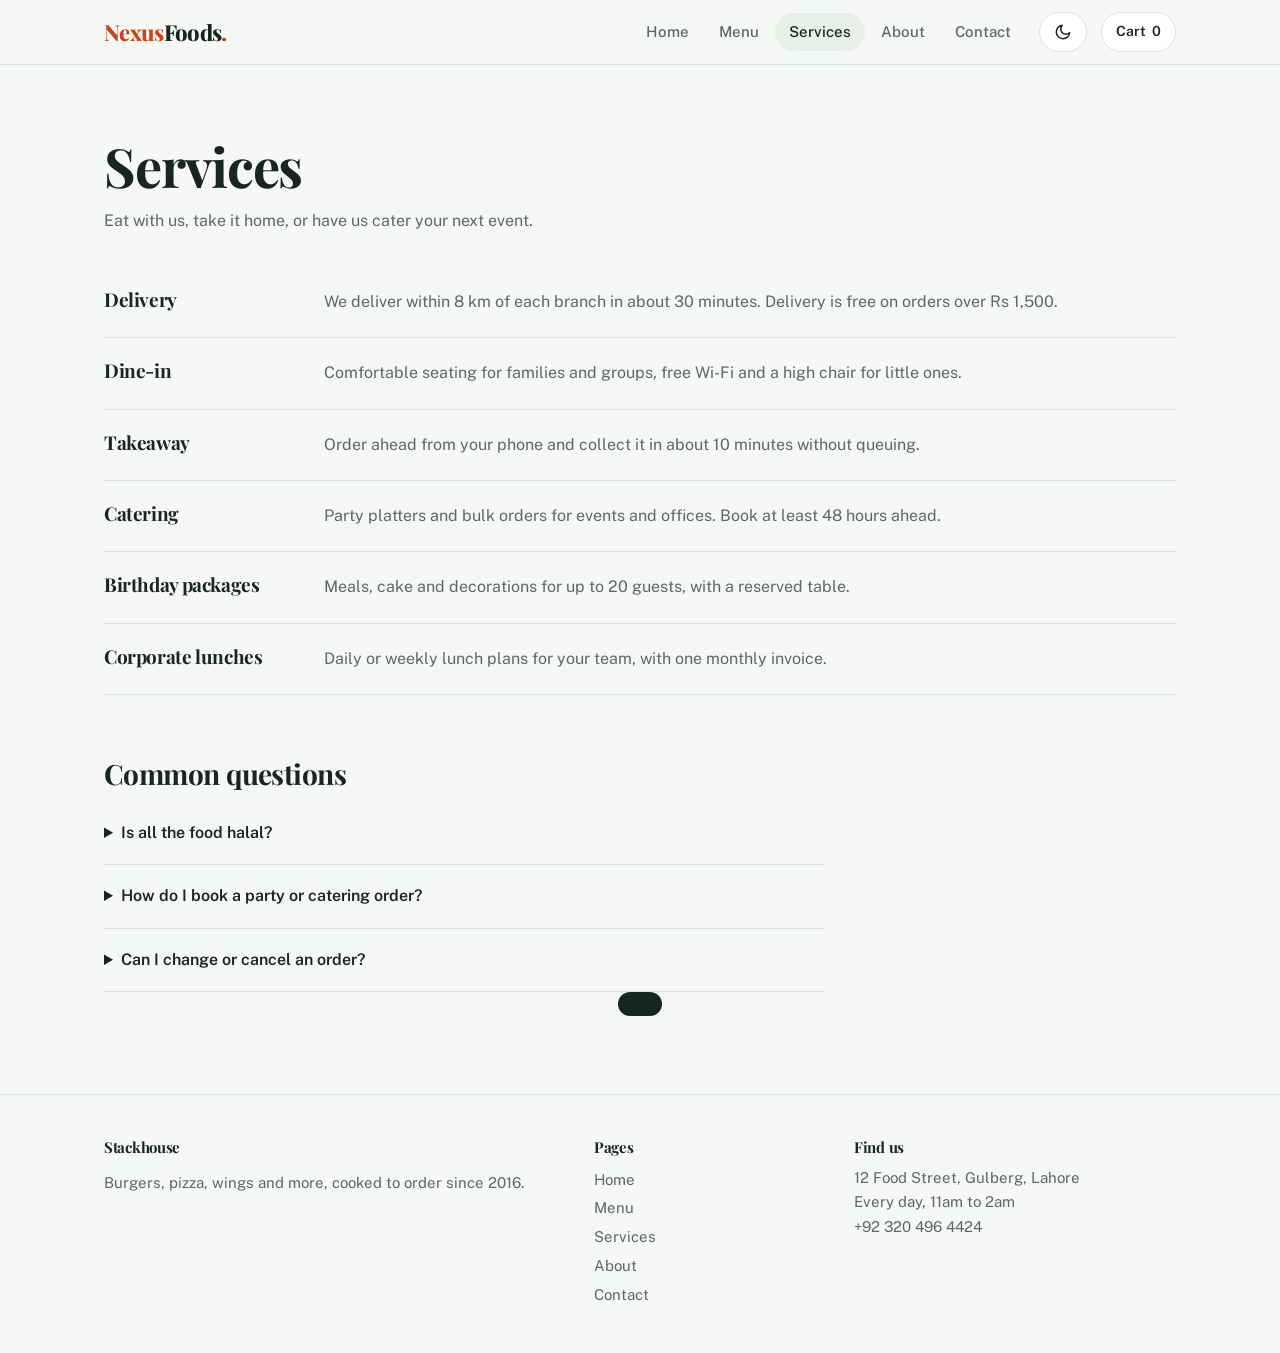
<file: services.html>
<!DOCTYPE html>
<html lang="en">
  <head>
    <meta charset="utf-8">
    <meta name="viewport" content="width=device-width, initial-scale=1, viewport-fit=cover">
    <title>Services | NexusFoods</title>
    <meta name="description" content="Delivery, dine-in, takeaway, catering, birthday packages and corporate lunches.">
    <link rel="stylesheet" href="https://fonts.googleapis.com/css2?family=Bricolage+Grotesque:wght@600;700;800&family=Public+Sans:wght@400;500;600&display=swap">
    <link rel="stylesheet" href="assets/css/style.css">
    <script src="assets/js/theme.js"></script>
  </head>
  <body data-currency="Rs ">

    <header>
      <div class="bar">
        <a class="logo" href="index.html"><span>Nexus</span>Foods<i>.</i></a>
        <nav id="mainNav" aria-label="Main">
          <a href="index.html">Home</a>
          <a href="menu.html">Menu</a>
          <a href="services.html" class="on" aria-current="page">Services</a>
          <a href="about.html">About</a>
          <a href="contact.html">Contact</a>
        </nav>
        <button type="button" class="ib" id="themeToggle" aria-label="Switch light or dark theme">
          <svg class="i-sun" viewBox="0 0 24 24" fill="none" stroke="currentColor" stroke-width="2" stroke-linecap="round" aria-hidden="true"><circle cx="12" cy="12" r="4"/><path d="M12 2v2M12 20v2M4.9 4.9l1.4 1.4M17.7 17.7l1.4 1.4M2 12h2M20 12h2M4.9 19.1l1.4-1.4M17.7 6.3l1.4-1.4"/></svg>
          <svg class="i-moon" viewBox="0 0 24 24" fill="none" stroke="currentColor" stroke-width="2" stroke-linecap="round" stroke-linejoin="round" aria-hidden="true"><path d="M21 13A9 9 0 1111 3a7 7 0 0010 10z"/></svg>
        </button>
        <button type="button" class="ib" id="cartBtn" aria-label="Open cart">Cart <span id="cartCount">0</span></button>
        <button type="button" class="ib menu-toggle" id="menuToggle" aria-label="Open menu" aria-expanded="false" aria-controls="mainNav">
          <svg class="i-bars" viewBox="0 0 24 24" fill="none" stroke="currentColor" stroke-width="2" stroke-linecap="round" aria-hidden="true"><path d="M4 7h16M4 12h16M4 17h16"/></svg>
          <svg class="i-close" viewBox="0 0 24 24" fill="none" stroke="currentColor" stroke-width="2" stroke-linecap="round" aria-hidden="true"><path d="M6 6l12 12M18 6L6 18"/></svg>
        </button>
      </div>
    </header>

    <main>
      <section class="wrap">
        <h1 class="big" style="font-size: clamp(34px, 5vw, 54px);">Services</h1>
        <p class="lead" style="margin-top: 12px;">Eat with us, take it home, or have us cater your next event.</p>

        <div class="list">
          <div>
            <h3>Delivery</h3>
            <p>We deliver within 8 km of each branch in about 30 minutes. Delivery is free on orders over Rs 1,500.</p>
          </div>
          <div>
            <h3>Dine-in</h3>
            <p>Comfortable seating for families and groups, free Wi-Fi and a high chair for little ones.</p>
          </div>
          <div>
            <h3>Takeaway</h3>
            <p>Order ahead from your phone and collect it in about 10 minutes without queuing.</p>
          </div>
          <div>
            <h3>Catering</h3>
            <p>Party platters and bulk orders for events and offices. Book at least 48 hours ahead.</p>
          </div>
          <div>
            <h3>Birthday packages</h3>
            <p>Meals, cake and decorations for up to 20 guests, with a reserved table.</p>
          </div>
          <div>
            <h3>Corporate lunches</h3>
            <p>Daily or weekly lunch plans for your team, with one monthly invoice.</p>
          </div>
        </div>

        <h2 class="t" style="margin-top: 64px; font-size: 28px;">Common questions</h2>
        <div style="max-width: 720px;">
          <details>
            <summary>Is all the food halal?</summary>
            <p>Yes. All our meat is halal, and we have vegetarian options under Burgers and Sides.</p>
          </details>
          <details>
            <summary>How do I book a party or catering order?</summary>
            <p>Send a message from the contact page or call us at least 48 hours ahead and we will confirm a quote.</p>
          </details>
          <details>
            <summary>Can I change or cancel an order?</summary>
            <p>Call us within five minutes of ordering and we will fix it before it reaches the grill.</p>
          </details>
        </div>
      </section>
    </main>

    <footer>
      <div class="wrap">
        <div>
          <h3>Stackhouse</h3>
          <p>Burgers, pizza, wings and more, cooked to order since 2016.</p>
        </div>
        <div>
          <h3>Pages</h3>
          <a href="index.html">Home</a>
          <a href="menu.html">Menu</a>
          <a href="services.html">Services</a>
          <a href="about.html">About</a>
          <a href="contact.html">Contact</a>
        </div>
        <div>
          <h3>Find us</h3>
          12 Food Street, Gulberg, Lahore<br>
          Every day, 11am to 2am<br>
          +92 320 496 4424
        </div>
      </div>
    </footer>

    <aside class="drawer" id="drawer" aria-label="Your cart" aria-hidden="true">
      <div class="row" style="margin: 0;">
        <h3>Your order</h3>
        <button type="button" class="chip" id="closeCart">Close</button>
      </div>
      <ul id="cartItems">
        <li><small>Your cart is empty. Add something from the menu.</small></li>
      </ul>
      <div class="row">
        <span>Total</span>
        <span class="price" id="cartTotal">Rs 0</span>
      </div>
      <button type="button" class="btn ac" style="margin-top: 16px; justify-content: center; border: 0;" id="checkout">Place order</button>
    </aside>

    <div class="toast" id="toast" role="status"></div>

    <script src="assets/js/app.js"></script>
  </body>
</html>
</file>
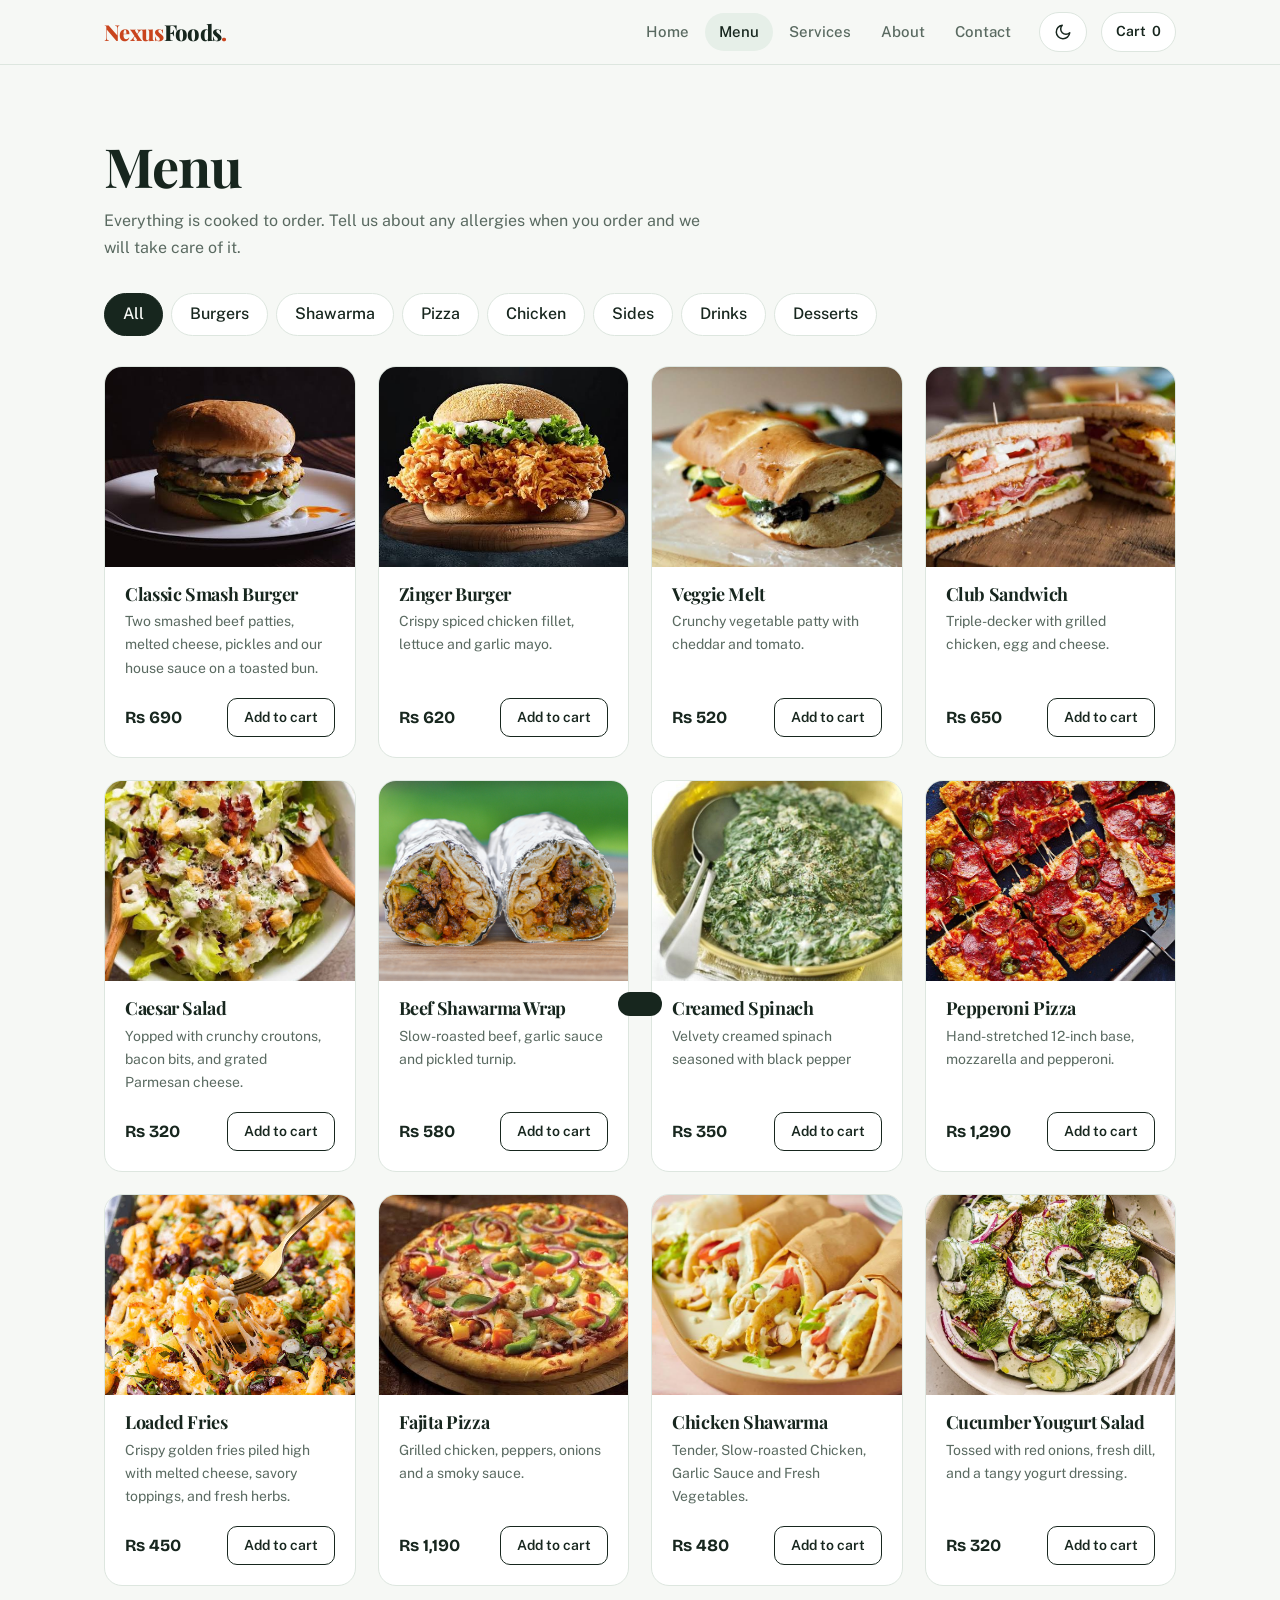
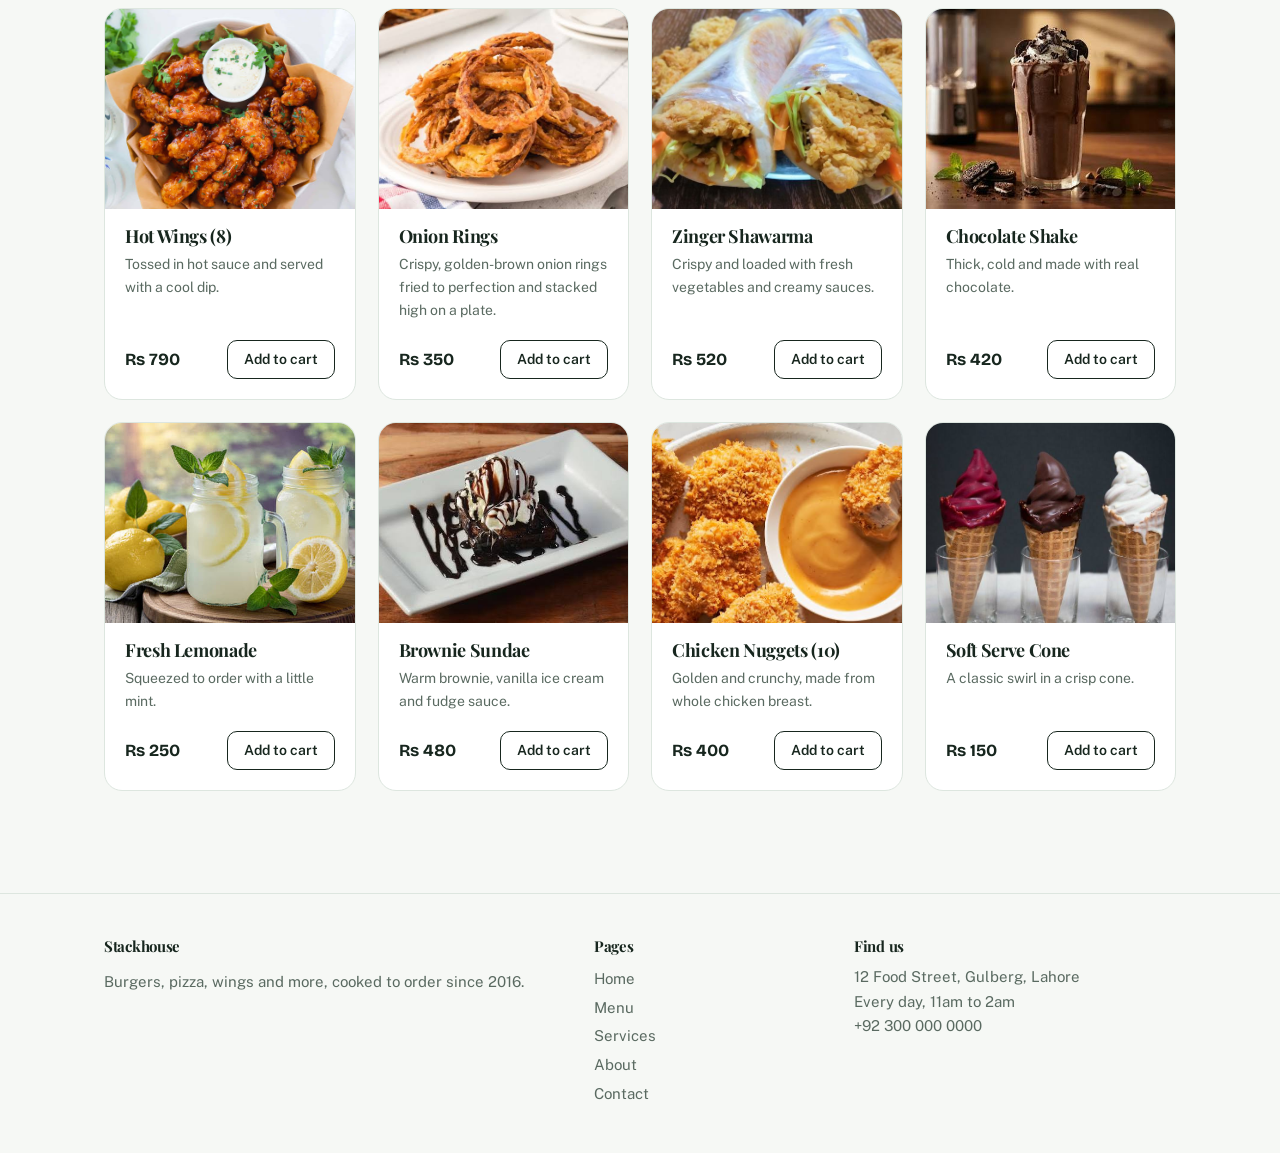
<file: NexusFoods/menu.html>
<!DOCTYPE html>
<html lang="en">
  <head>
    <meta charset="utf-8">
    <meta name="viewport" content="width=device-width, initial-scale=1, viewport-fit=cover">
    <title>Menu | NexusFoods</title>
    <meta name="description" content="Burgers, pizza, chicken, sides, drinks and desserts, all cooked to order.">
    <link rel="stylesheet" href="https://fonts.googleapis.com/css2?family=Bricolage+Grotesque:wght@600;700;800&family=Public+Sans:wght@400;500;600&display=swap">
    <link rel="stylesheet" href="assets/css/style.css">
    <script src="assets/js/theme.js"></script>
  </head>
  <body data-currency="Rs ">

    <header>
      <div class="bar">
        <a class="logo" href="index.html"><span>Nexus</span>Foods<i>.</i></a>
        <nav id="mainNav" aria-label="Main">
          <a href="index.html">Home</a>
          <a href="menu.html" class="on" aria-current="page">Menu</a>
          <a href="services.html">Services</a>
          <a href="about.html">About</a>
          <a href="contact.html">Contact</a>
        </nav>
        <button type="button" class="ib" id="themeToggle" aria-label="Switch light or dark theme">
          <svg class="i-sun" viewBox="0 0 24 24" fill="none" stroke="currentColor" stroke-width="2" stroke-linecap="round" aria-hidden="true"><circle cx="12" cy="12" r="4"/><path d="M12 2v2M12 20v2M4.9 4.9l1.4 1.4M17.7 17.7l1.4 1.4M2 12h2M20 12h2M4.9 19.1l1.4-1.4M17.7 6.3l1.4-1.4"/></svg>
          <svg class="i-moon" viewBox="0 0 24 24" fill="none" stroke="currentColor" stroke-width="2" stroke-linecap="round" stroke-linejoin="round" aria-hidden="true"><path d="M21 13A9 9 0 1111 3a7 7 0 0010 10z"/></svg>
        </button>
        <button type="button" class="ib" id="cartBtn" aria-label="Open cart">Cart <span id="cartCount">0</span></button>
        <button type="button" class="ib menu-toggle" id="menuToggle" aria-label="Open menu" aria-expanded="false" aria-controls="mainNav">
          <svg class="i-bars" viewBox="0 0 24 24" fill="none" stroke="currentColor" stroke-width="2" stroke-linecap="round" aria-hidden="true"><path d="M4 7h16M4 12h16M4 17h16"/></svg>
          <svg class="i-close" viewBox="0 0 24 24" fill="none" stroke="currentColor" stroke-width="2" stroke-linecap="round" aria-hidden="true"><path d="M6 6l12 12M18 6L6 18"/></svg>
        </button>
      </div>
    </header>

    <main>
      <section class="wrap">
        <h1 class="big" style="font-size: clamp(34px, 5vw, 54px);">Menu</h1>
        <p class="lead" style="margin-top: 12px;">Everything is cooked to order. Tell us about any allergies when you order and we will take care of it.</p>
        <div class="chips">
          <button type="button" class="chip" data-filter="All" aria-pressed="true">All</button>
          <button type="button" class="chip" data-filter="Burgers" aria-pressed="false">Burgers</button>
          <button type="button" class="chip" data-filter="Shawarma" aria-pressed="false">Shawarma</button>
          <button type="button" class="chip" data-filter="Pizza" aria-pressed="false">Pizza</button>
          <button type="button" class="chip" data-filter="Chicken" aria-pressed="false">Chicken</button>
          <button type="button" class="chip" data-filter="Sides" aria-pressed="false">Sides</button>
          <button type="button" class="chip" data-filter="Drinks" aria-pressed="false">Drinks</button>
          <button type="button" class="chip" data-filter="Desserts" aria-pressed="false">Desserts</button>
        </div>
        <div class="grid" id="menuGrid">
          <article class="card" data-cat="Burgers">
            <div class="pic">
              <img src="assets/img/burger/classic_smash.jpg" alt="Classic Smash Burger" loading="lazy">
            </div>
            <div class="in">
              <h3>Classic Smash Burger</h3>
              <p>Two smashed beef patties, melted cheese, pickles and our house sauce on a toasted bun.</p>
              <div class="row">
                <span class="price">Rs 690</span>
                <button type="button" class="add" data-name="Classic Smash Burger" data-price="690">Add to cart</button>
              </div>
            </div>
          </article>

          <article class="card" data-cat="Burgers">
            <div class="pic">
              <img src="assets/img/burger/zinger.jpg" alt="Zinger Burger" loading="lazy">
            </div>
            <div class="in">
              <h3>Zinger Burger</h3>
              <p>Crispy spiced chicken fillet, lettuce and garlic mayo.</p>
              <div class="row">
                <span class="price">Rs 620</span>
                <button type="button" class="add" data-name="Zinger Burger" data-price="620">Add to cart</button>
              </div>
            </div>
          </article>

          <article class="card" data-cat="Burgers">
            <div class="pic">
              <img src="assets/img/burger/veggie_melt.jpg" alt="Veggie Melt" loading="lazy">
            </div>
            <div class="in">
              <h3>Veggie Melt</h3>
              <p>Crunchy vegetable patty with cheddar and tomato.</p>
              <div class="row">
                <span class="price">Rs 520</span>
                <button type="button" class="add" data-name="Veggie Melt" data-price="520">Add to cart</button>
              </div>
            </div>
          </article>

          <article class="card" data-cat="Burgers">
            <div class="pic">
              <img src="assets/img/burger/club_sandwich.jpg" alt="Club Sandwich" loading="lazy">
            </div>
            <div class="in">
              <h3>Club Sandwich</h3>
              <p>Triple-decker with grilled chicken, egg and cheese.</p>
              <div class="row">
                <span class="price">Rs 650</span>
                <button type="button" class="add" data-name="Club Sandwich" data-price="650">Add to cart</button>
              </div>
            </div>
          </article>

          <article class="card" data-cat="Sides">
            <div class="pic">
              <img src="assets/img/sides/casersalad.jpg" alt="Caesar Salad" loading="lazy">
            </div>
            <div class="in">
              <h3>Caesar Salad</h3>
              <p>Yopped with crunchy croutons, bacon bits, and grated Parmesan cheese.</p>
              <div class="row">
                <span class="price">Rs 320</span>
                <button type="button" class="add" data-name="Caesar Salad" data-price="320">Add to cart</button>
              </div>
            </div>
          </article>

          <article class="card" data-cat="Shawarma">
            <div class="pic">
              <img src="assets/img/shawarma/beef_shawarma.jpg" alt="Beef Shawarma Wrap" loading="lazy">
            </div>
            <div class="in">
              <h3>Beef Shawarma Wrap</h3>
              <p>Slow-roasted beef, garlic sauce and pickled turnip.</p>
              <div class="row">
                <span class="price">Rs 580</span>
                <button type="button" class="add" data-name="Beef Shawarma Wrap" data-price="580">Add to cart</button>
              </div>
            </div>
          </article>

          <article class="card" data-cat="Sides">
            <div class="pic">
              <img src="assets/img/sides/creamed_spinach.jpg" alt="Creamed Spinach" loading="lazy">
            </div>
            <div class="in">
              <h3>Creamed Spinach</h3>
              <p>Velvety creamed spinach seasoned with black pepper</p>
              <div class="row">
                <span class="price">Rs 350</span>
                <button type="button" class="add" data-name="Creamed Spinach" data-price="350">Add to cart</button>
              </div>
            </div>
          </article>

          <article class="card" data-cat="Pizza">
            <div class="pic">
              <img src="assets/img/pizza/pepperoni_pizza.jpg" alt="Pepperoni Pizza" loading="lazy">
            </div>
            <div class="in">
              <h3>Pepperoni Pizza</h3>
              <p>Hand-stretched 12-inch base, mozzarella and pepperoni.</p>
              <div class="row">
                <span class="price">Rs 1,290</span>
                <button type="button" class="add" data-name="Pepperoni Pizza" data-price="1290">Add to cart</button>
              </div>
            </div>
          </article>

          <article class="card" data-cat="Sides">
            <div class="pic">
              <img src="assets/img/sides/loaded_fries.jpg" alt="Loaded Fries" loading="lazy">
            </div>
            <div class="in">
              <h3>Loaded Fries</h3>
              <p>Crispy golden fries piled high with melted cheese, savory toppings, and fresh herbs.</p>
              <div class="row">
                <span class="price">Rs 450</span>
                <button type="button" class="add" data-name="Loaded Fries" data-price="450">Add to cart</button>
              </div>
            </div>
          </article>

          <article class="card" data-cat="Pizza">
            <div class="pic">
              <img src="assets/img/pizza/fajita.jpg" alt="Fajita Pizza" loading="lazy">
            </div>
            <div class="in">
              <h3>Fajita Pizza</h3>
              <p>Grilled chicken, peppers, onions and a smoky sauce.</p>
              <div class="row">
                <span class="price">Rs 1,190</span>
                <button type="button" class="add" data-name="Fajita Pizza" data-price="1190">Add to cart</button>
              </div>
            </div>
          </article>

          <article class="card" data-cat="Shawarma">
            <div class="pic">
              <img src="assets/img/shawarma/chicken_shawarma.jpg" alt="Chicken Shawarma" loading="lazy">
            </div>
            <div class="in">
              <h3>Chicken Shawarma</h3>
              <p>Tender, Slow-roasted Chicken, Garlic Sauce and Fresh Vegetables.</p>
              <div class="row">
                <span class="price">Rs 480</span>
                <button type="button" class="add" data-name="Chicken Shawarma" data-price="480">Add to cart</button>
              </div>
            </div>
          </article>

          <article class="card" data-cat="Sides">
            <div class="pic">
              <img src="assets/img/sides/cucumberyougurtsalad.jpg" alt="Cucumber Yougurt Salad" loading="lazy">
            </div>
            <div class="in">
              <h3>Cucumber Yougurt Salad</h3>
              <p>Tossed with red onions, fresh dill, and a tangy yogurt dressing.</p>
              <div class="row">
                <span class="price">Rs 320</span>
                <button type="button" class="add" data-name="Cucumber Yougurt Salad" data-price="320">Add to cart</button>
              </div>
            </div>
          </article>

          <article class="card" data-cat="Chicken">
            <div class="pic">
              <img src="assets/img/chicken/bonelesswings.jpg" alt="Hot Wings (8)" loading="lazy">
            </div>
            <div class="in">
              <h3>Hot Wings (8)</h3>
              <p>Tossed in hot sauce and served with a cool dip.</p>
              <div class="row">
                <span class="price">Rs 790</span>
                <button type="button" class="add" data-name="Hot Wings (8)" data-price="790">Add to cart</button>
              </div>
            </div>
          </article>

          <article class="card" data-cat="Sides">
            <div class="pic">
              <img src="assets/img/sides/onion_rings.jpg" alt="Onion Rings" loading="lazy">
            </div>
            <div class="in">
              <h3>Onion Rings</h3>
              <p>Crispy, golden-brown onion rings fried to perfection and stacked high on a plate.</p>
              <div class="row">
                <span class="price">Rs 350</span>
                <button type="button" class="add" data-name="Onion Rings" data-price="350">Add to cart</button>
              </div>
            </div>
          </article>

          <article class="card" data-cat="Shawarma">
            <div class="pic">
              <img src="assets/img/shawarma/zinger_shawarma.jpg" alt="Zinger Shawarma" loading="lazy">
            </div>
            <div class="in">
              <h3>Zinger Shawarma</h3>
              <p>Crispy and loaded with fresh vegetables and creamy sauces.</p>
              <div class="row">
                <span class="price">Rs 520</span>
                <button type="button" class="add" data-name="Zinger Shawarma" data-price="520">Add to cart</button>
              </div>
            </div>
          </article>

          <article class="card" data-cat="Drinks">
            <div class="pic">
              <img src="assets/img/drinks/choco_shake.jpg" alt="Chocolate Shake" loading="lazy">
            </div>
            <div class="in">
              <h3>Chocolate Shake</h3>
              <p>Thick, cold and made with real chocolate.</p>
              <div class="row">
                <span class="price">Rs 420</span>
                <button type="button" class="add" data-name="Chocolate Shake" data-price="420">Add to cart</button>
              </div>
            </div>
          </article>

          <article class="card" data-cat="Drinks">
            <div class="pic">
              <img src="assets/img/drinks/lemonade.jpg" alt="Fresh Lemonade" loading="lazy">
            </div>
            <div class="in">
              <h3>Fresh Lemonade</h3>
              <p>Squeezed to order with a little mint.</p>
              <div class="row">
                <span class="price">Rs 250</span>
                <button type="button" class="add" data-name="Fresh Lemonade" data-price="250">Add to cart</button>
              </div>
            </div>
          </article>

          <article class="card" data-cat="Desserts">
            <div class="pic">
              <img src="assets/img/desserts/brownie_sundae.jpg" alt="Brownie Sundae" loading="lazy">
            </div>
            <div class="in">
              <h3>Brownie Sundae</h3>
              <p>Warm brownie, vanilla ice cream and fudge sauce.</p>
              <div class="row">
                <span class="price">Rs 480</span>
                <button type="button" class="add" data-name="Brownie Sundae" data-price="480">Add to cart</button>
              </div>
            </div>
          </article>

          <article class="card" data-cat="Chicken">
            <div class="pic">
              <img src="assets/img/chicken/nuggets.jpg" alt="Chicken Nuggets (10)" loading="lazy">
            </div>
            <div class="in">
              <h3>Chicken Nuggets (10)</h3>
              <p>Golden and crunchy, made from whole chicken breast.</p>
              <div class="row">
                <span class="price">Rs 400</span>
                <button type="button" class="add" data-name="Chicken Nuggets (10)" data-price="400">Add to cart</button>
              </div>
            </div>
          </article>

          <article class="card" data-cat="Desserts">
            <div class="pic">
              <img src="assets/img/desserts/cone.jpg" alt="Soft Serve Cone" loading="lazy">
            </div>
            <div class="in">
              <h3>Soft Serve Cone</h3>
              <p>A classic swirl in a crisp cone.</p>
              <div class="row">
                <span class="price">Rs 150</span>
                <button type="button" class="add" data-name="Soft Serve Cone" data-price="150">Add to cart</button>
              </div>
            </div>
          </article>
        </div>
      </section>
    </main>

    <footer>
      <div class="wrap">
        <div>
          <h3>Stackhouse</h3>
          <p>Burgers, pizza, wings and more, cooked to order since 2016.</p>
        </div>
        <div>
          <h3>Pages</h3>
          <a href="index.html">Home</a>
          <a href="menu.html">Menu</a>
          <a href="services.html">Services</a>
          <a href="about.html">About</a>
          <a href="contact.html">Contact</a>
        </div>
        <div>
          <h3>Find us</h3>
          12 Food Street, Gulberg, Lahore<br>
          Every day, 11am to 2am<br>
          +92 300 000 0000
        </div>
      </div>
    </footer>

    <aside class="drawer" id="drawer" aria-label="Your cart" aria-hidden="true">
      <div class="row" style="margin: 0;">
        <h3>Your order</h3>
        <button type="button" class="chip" id="closeCart">Close</button>
      </div>
      <ul id="cartItems">
        <li><small>Your cart is empty. Add something from the menu.</small></li>
      </ul>
      <div class="row">
        <span>Total</span>
        <span class="price" id="cartTotal">Rs 0</span>
      </div>
      <button type="button" class="btn ac" style="margin-top: 16px; justify-content: center; border: 0;" id="checkout">Place order</button>
    </aside>

    <div class="toast" id="toast" role="status"></div>

    <script src="assets/js/app.js"></script>
  </body>
</html>
</file>
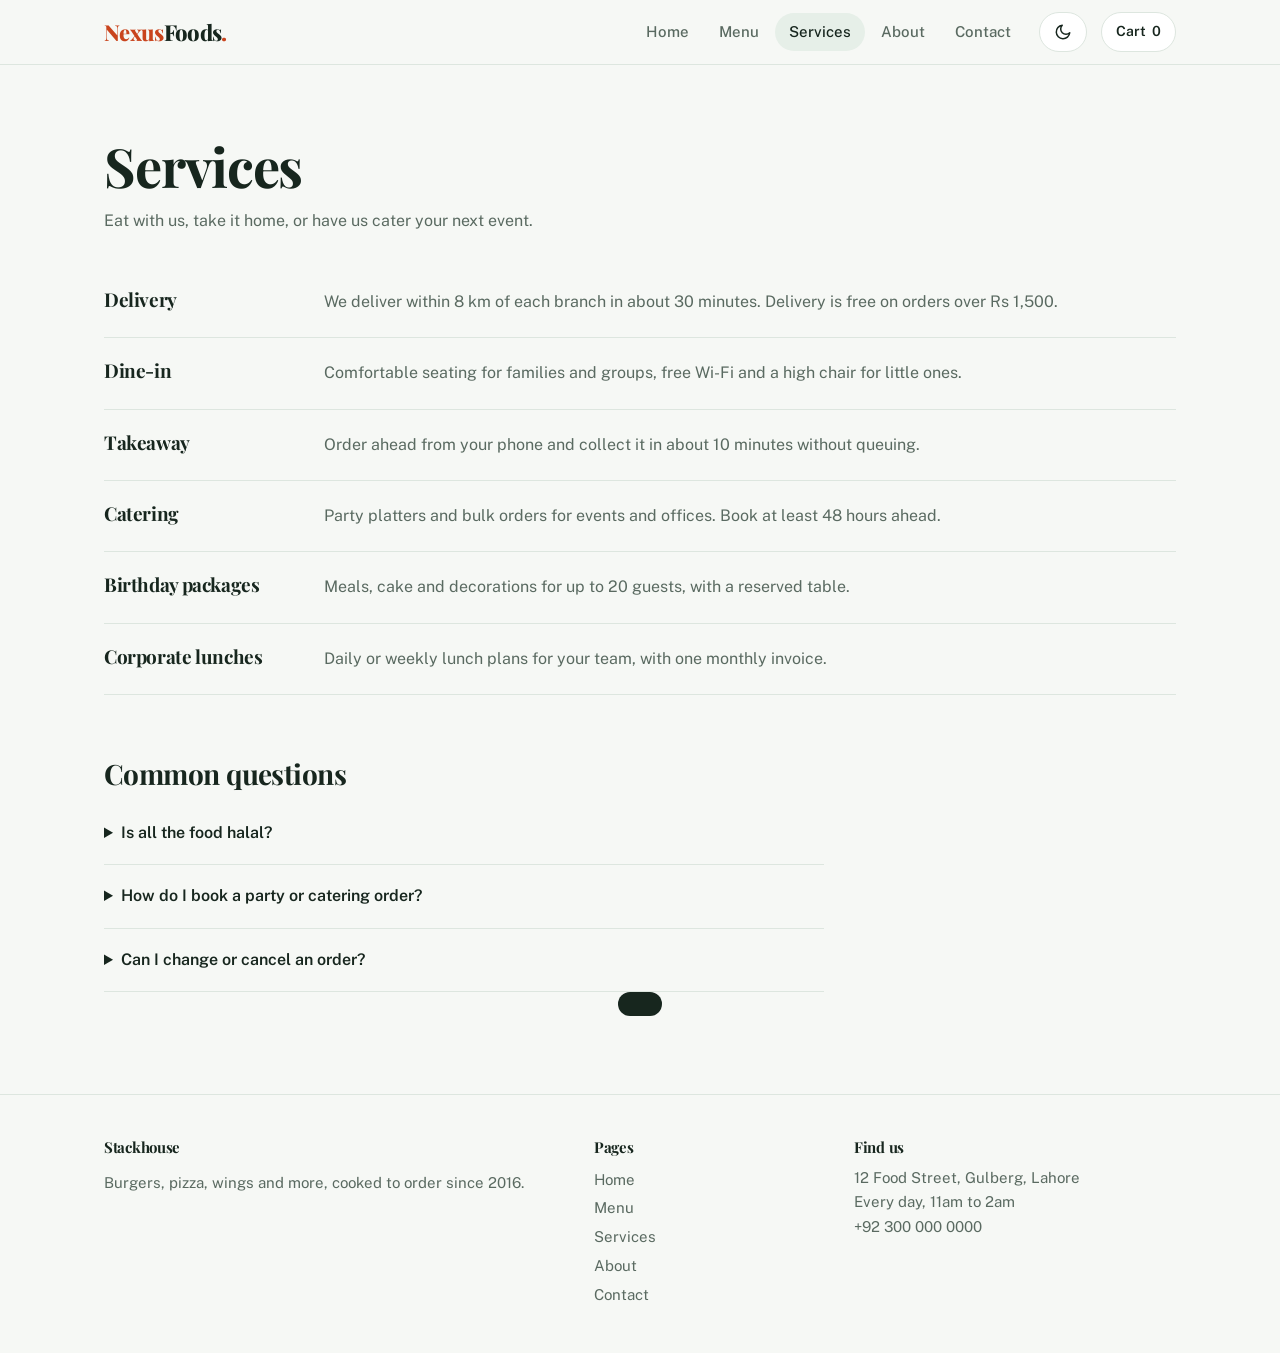
<file: NexusFoods/services.html>
<!DOCTYPE html>
<html lang="en">
  <head>
    <meta charset="utf-8">
    <meta name="viewport" content="width=device-width, initial-scale=1, viewport-fit=cover">
    <title>Services | NexusFoods</title>
    <meta name="description" content="Delivery, dine-in, takeaway, catering, birthday packages and corporate lunches.">
    <link rel="stylesheet" href="https://fonts.googleapis.com/css2?family=Bricolage+Grotesque:wght@600;700;800&family=Public+Sans:wght@400;500;600&display=swap">
    <link rel="stylesheet" href="assets/css/style.css">
    <script src="assets/js/theme.js"></script>
  </head>
  <body data-currency="Rs ">

    <header>
      <div class="bar">
        <a class="logo" href="index.html"><span>Nexus</span>Foods<i>.</i></a>
        <nav id="mainNav" aria-label="Main">
          <a href="index.html">Home</a>
          <a href="menu.html">Menu</a>
          <a href="services.html" class="on" aria-current="page">Services</a>
          <a href="about.html">About</a>
          <a href="contact.html">Contact</a>
        </nav>
        <button type="button" class="ib" id="themeToggle" aria-label="Switch light or dark theme">
          <svg class="i-sun" viewBox="0 0 24 24" fill="none" stroke="currentColor" stroke-width="2" stroke-linecap="round" aria-hidden="true"><circle cx="12" cy="12" r="4"/><path d="M12 2v2M12 20v2M4.9 4.9l1.4 1.4M17.7 17.7l1.4 1.4M2 12h2M20 12h2M4.9 19.1l1.4-1.4M17.7 6.3l1.4-1.4"/></svg>
          <svg class="i-moon" viewBox="0 0 24 24" fill="none" stroke="currentColor" stroke-width="2" stroke-linecap="round" stroke-linejoin="round" aria-hidden="true"><path d="M21 13A9 9 0 1111 3a7 7 0 0010 10z"/></svg>
        </button>
        <button type="button" class="ib" id="cartBtn" aria-label="Open cart">Cart <span id="cartCount">0</span></button>
        <button type="button" class="ib menu-toggle" id="menuToggle" aria-label="Open menu" aria-expanded="false" aria-controls="mainNav">
          <svg class="i-bars" viewBox="0 0 24 24" fill="none" stroke="currentColor" stroke-width="2" stroke-linecap="round" aria-hidden="true"><path d="M4 7h16M4 12h16M4 17h16"/></svg>
          <svg class="i-close" viewBox="0 0 24 24" fill="none" stroke="currentColor" stroke-width="2" stroke-linecap="round" aria-hidden="true"><path d="M6 6l12 12M18 6L6 18"/></svg>
        </button>
      </div>
    </header>

    <main>
      <section class="wrap">
        <h1 class="big" style="font-size: clamp(34px, 5vw, 54px);">Services</h1>
        <p class="lead" style="margin-top: 12px;">Eat with us, take it home, or have us cater your next event.</p>

        <div class="list">
          <div>
            <h3>Delivery</h3>
            <p>We deliver within 8 km of each branch in about 30 minutes. Delivery is free on orders over Rs 1,500.</p>
          </div>
          <div>
            <h3>Dine-in</h3>
            <p>Comfortable seating for families and groups, free Wi-Fi and a high chair for little ones.</p>
          </div>
          <div>
            <h3>Takeaway</h3>
            <p>Order ahead from your phone and collect it in about 10 minutes without queuing.</p>
          </div>
          <div>
            <h3>Catering</h3>
            <p>Party platters and bulk orders for events and offices. Book at least 48 hours ahead.</p>
          </div>
          <div>
            <h3>Birthday packages</h3>
            <p>Meals, cake and decorations for up to 20 guests, with a reserved table.</p>
          </div>
          <div>
            <h3>Corporate lunches</h3>
            <p>Daily or weekly lunch plans for your team, with one monthly invoice.</p>
          </div>
        </div>

        <h2 class="t" style="margin-top: 64px; font-size: 28px;">Common questions</h2>
        <div style="max-width: 720px;">
          <details>
            <summary>Is all the food halal?</summary>
            <p>Yes. All our meat is halal, and we have vegetarian options under Burgers and Sides.</p>
          </details>
          <details>
            <summary>How do I book a party or catering order?</summary>
            <p>Send a message from the contact page or call us at least 48 hours ahead and we will confirm a quote.</p>
          </details>
          <details>
            <summary>Can I change or cancel an order?</summary>
            <p>Call us within five minutes of ordering and we will fix it before it reaches the grill.</p>
          </details>
        </div>
      </section>
    </main>

    <footer>
      <div class="wrap">
        <div>
          <h3>Stackhouse</h3>
          <p>Burgers, pizza, wings and more, cooked to order since 2016.</p>
        </div>
        <div>
          <h3>Pages</h3>
          <a href="index.html">Home</a>
          <a href="menu.html">Menu</a>
          <a href="services.html">Services</a>
          <a href="about.html">About</a>
          <a href="contact.html">Contact</a>
        </div>
        <div>
          <h3>Find us</h3>
          12 Food Street, Gulberg, Lahore<br>
          Every day, 11am to 2am<br>
          +92 300 000 0000
        </div>
      </div>
    </footer>

    <aside class="drawer" id="drawer" aria-label="Your cart" aria-hidden="true">
      <div class="row" style="margin: 0;">
        <h3>Your order</h3>
        <button type="button" class="chip" id="closeCart">Close</button>
      </div>
      <ul id="cartItems">
        <li><small>Your cart is empty. Add something from the menu.</small></li>
      </ul>
      <div class="row">
        <span>Total</span>
        <span class="price" id="cartTotal">Rs 0</span>
      </div>
      <button type="button" class="btn ac" style="margin-top: 16px; justify-content: center; border: 0;" id="checkout">Place order</button>
    </aside>

    <div class="toast" id="toast" role="status"></div>

    <script src="assets/js/app.js"></script>
  </body>
</html>
</file>
<file: assets/css/style.css>
@import url('https://fonts.googleapis.com/css2?family=Lato:ital,wght@0,100;0,300;0,400;0,700;0,900;1,100;1,300;1,400;1,700;1,900&family=Outfit:wght@100..900&family=Playfair+Display:ital,wght@0,400..900;1,400..900&display=swap');
:root {
  --bg: #f6f8f5;
  --surface: #fff;
  --soft: #e6efe8;
  --tint: #fbe6d6;
  --ink: #17261e;
  --mute: #5a6a61;
  --line: #dde6df;
  --accent: #c9441d;
  --on: #fff;
  box-sizing: border-box;
  padding-top: env(safe-area-inset-top,0px);
  padding-bottom: env(safe-area-inset-bottom,0px);
  color-scheme: light;
}

@media (prefers-color-scheme:dark) {
  :root:not([data-theme="light"]) {
    --bg: #0e1511;
    --surface: #16211a;
    --soft: #1c2b22;
    --tint: #2b2219;
    --ink: #ecf3ee;
    --mute: #9fb1a6;
    --line: #27382d;
    --accent: #ff8a5e;
    --on: #1b0e07;
    color-scheme: dark;
  }
}

:root[data-theme="dark"] {
  --bg: #0e1511;
  --surface: #16211a;
  --soft: #1c2b22;
  --tint: #2b2219;
  --ink: #ecf3ee;
  --mute: #9fb1a6;
  --line: #27382d;
  --accent: #ff8a5e;
  --on: #1b0e07;
  color-scheme: dark;
}

*, *::before, *::after {
  box-sizing: border-box;
}

html {
  scroll-padding-top: env(safe-area-inset-top,0px);
}

body {
  margin: 0;
  background: var(--bg);
  color: var(--ink);
  font: 16px/1.65 'Public Sans',system-ui,sans-serif;
}

body::before {
  content: "";
  position: fixed;
  inset: 0 0 auto;
  height: env(safe-area-inset-top,0px);
  background: var(--bg);
  z-index: 60;
}

h1, h2, h3 {
  font-family: 'Playfair Display',system-ui,sans-serif;
  font-weight: 700;
  letter-spacing: -.02em;
  line-height: 1.1;
  margin: 0;
}

a {
  color: inherit;
}

button {
  font: inherit;
  cursor: pointer;
  color: inherit;
}

img {
  max-width: 100%;
  display: block;
}

:focus-visible {
  outline: 2px solid var(--accent);
  outline-offset: 3px;
}

header {
  position: sticky;
  top: env(safe-area-inset-top,0px);
  z-index: 50;
  background: var(--bg);
  border-bottom: 1px solid var(--line);
}

.bar {
  max-width: 1120px;
  margin: auto;
  display: flex;
  align-items: center;
  gap: 14px;
  padding: 12px 24px;
}

.logo {
  font: 800 22px 'PLayfair Display',sans-serif;
  text-decoration: none;
  margin-right: auto;
  letter-spacing: -.03em;
}

.logo span, .logo i {
  color: var(--accent);
  font-style: normal;
}

nav {
  display: flex;
  gap: 2px;
}

nav a {
  text-decoration: none;
  padding: 7px 14px;
  border-radius: 99px;
  font-weight: 500;
  font-size: 15px;
  color: var(--mute);
}

nav a:hover {
  color: var(--ink);
}

nav a.on {
  background: var(--soft);
  color: var(--ink);
}

.ib {
  border: 1px solid var(--line);
  background: var(--surface);
  border-radius: 99px;
  height: 40px;
  min-width: 40px;
  padding: 0 14px;
  font-weight: 600;
  font-size: 14px;
  display: inline-flex;
  align-items: center;
  justify-content: center;
  gap: 6px;
}

.ib svg {
  width: 18px;
  height: 18px;
}

.menu-toggle {
  display: none;
}

.menu-toggle .i-close {
  display: none;
}

.bar.menu-open .i-bars {
  display: none;
}

.bar.menu-open .i-close {
  display: inline;
}

.btn {
  display: inline-flex;
  align-items: center;
  border: 0;
  background: var(--ink);
  color: var(--bg);
  border-radius: 12px;
  padding: 14px 26px;
  font-weight: 700;
  text-decoration: none;
  transition: transform .2s;
}

.btn:hover {
  transform: translateY(-2px);
}

.btn.ac {
  background: var(--accent);
  color: var(--on);
}

.btn.ghost {
  background: none;
  color: var(--ink);
  border: 1px solid var(--line);
}

.wrap {
  max-width: 1120px;
  margin: auto;
  padding: 72px 24px;
}

h1.big {
  font-size: clamp(38px,6vw,68px);
}

h2.t {
  font-size: clamp(28px,4vw,40px);
  margin-bottom: 12px;
}

.lead {
  color: var(--mute);
  max-width: 60ch;
  margin: 0 0 32px;
}

.hero {
  display: grid;
  grid-template-columns: 1.1fr .9fr;
  gap: 40px;
  align-items: center;
}

.hero p {
  font-size: 18px;
  color: var(--mute);
  max-width: 46ch;
  margin: 20px 0 30px;
}

.acts {
  display: flex;
  gap: 12px;
  flex-wrap: wrap;
}

.shot {
  position: relative;
  background: radial-gradient(circle at 40% 35%,var(--tint),var(--soft));
  border-radius: 32px;
  /* padding: 34px; */
  animation: rise .9s cubic-bezier(.2,.8,.2,1) both;
}

.shot img {
  border-radius: 32px;  
  animation: settle 1.1s .15s cubic-bezier(.2,.8,.2,1) both;
}

.note {
  position: absolute;
  left: -18px;
  bottom: 28px;
  background: var(--surface);
  border: 1px solid var(--line);
  border-radius: 14px;
  padding: 10px 16px;
  font-size: 14px;
  box-shadow: 0 14px 30px -16px rgba(0,0,0,.4);
  animation: rise .7s 1s both;
}

.note b {
  display: block;
  font: 700 17px 'Bricolage Grotesque',sans-serif;
}

@keyframes rise {
  from {
    opacity: 0;
    transform: translateY(24px);
  }
}

@keyframes settle {
  from {
    opacity: 0;
    transform: translateY(-50px) rotate(-6deg) scale(.9);
  }
}

.strip {
  display: flex;
  gap: 40px;
  flex-wrap: wrap;
  border-top: 1px solid var(--line);
  border-bottom: 1px solid var(--line);
  padding: 22px 24px;
  max-width: 1120px;
  margin: auto;
  color: var(--mute);
}

.strip b {
  color: var(--ink);
}

.grid {
  display: grid;
  grid-template-columns: repeat(auto-fill,minmax(250px,1fr));
  gap: 22px;
}

.card {
    background: var(--surface);
    border: 1px solid var(--line);
    border-radius: 18px;
    overflow: hidden;
    display: flex;
    flex-direction: column;
    transition: transform .25s,box-shadow .25s;
}

.card:hover {
  transform: translateY(-4px);
  box-shadow: 0 20px 40px -24px rgba(0,0,0,.45);
}
/* .card:hover .pic > img {
  transform: scale(1.1);
  transition: transform .25s ease-out, box-shadow .25s;
} */
.pic {
  background: linear-gradient(135deg,var(--soft),var(--tint));
  /* padding: 18px; */
}

.pic img {
    width: 100%;
    height: 200px;
    margin: auto;
    object-fit: cover;
}

.card .in {
  padding: 18px 20px 20px;
  display: flex;
  flex-direction: column;
  gap: 6px;
  flex: 1;
}

.card h3 {
  font-size: 18px;
}

.card p {
  margin: 0;
  color: var(--mute);
  font-size: 14px;
  flex: 1;
}

.row {
  display: flex;
  justify-content: space-between;
  align-items: center;
  margin-top: 12px;
  gap: 10px;
}

.price {
  font: 700 17px 'Bricolage Grotesque',sans-serif;
}

.add {
  border: 1px solid var(--ink);
  background: none;
  border-radius: 10px;
  padding: 7px 16px;
  font-weight: 600;
  font-size: 14px;
}

.add:hover {
  background: var(--ink);
  color: var(--bg);
}

.chips {
  display: flex;
  gap: 8px;
  flex-wrap: wrap;
  margin-bottom: 30px;
}

.chip {
  border: 1px solid var(--line);
  background: var(--surface);
  border-radius: 99px;
  padding: 7px 18px;
  font-weight: 500;
}

.chip.on, .chip[aria-pressed="true"] {
  background: var(--ink);
  color: var(--bg);
  border-color: var(--ink);
}

.band {
  background: var(--soft);
  border-radius: 24px;
  padding: 44px;
  display: flex;
  justify-content: space-between;
  align-items: center;
  gap: 24px;
  flex-wrap: wrap;
  margin-top: 64px;
}

.band h2 {
  font-size: clamp(24px,3.4vw,34px);
}

.band p {
  margin: 8px 0 0;
  color: var(--mute);
}

.quotes {
  display: grid;
  grid-template-columns: repeat(auto-fit,minmax(260px,1fr));
  gap: 22px;
}

blockquote {
  margin: 0;
  padding: 24px;
  background: var(--surface);
  border: 1px solid var(--line);
  border-radius: 18px;
}

blockquote p {
  margin: 0 0 14px;
}

blockquote cite {
  font-style: normal;
  color: var(--mute);
  font-size: 14px;
}

.two {
  display: grid;
  grid-template-columns: 1fr 1fr;
  gap: 48px;
  align-items: start;
}

.list>div {
  display: grid;
  grid-template-columns: 200px 1fr;
  gap: 20px;
  padding: 22px 0;
  border-bottom: 1px solid var(--line);
}

.list h3 {
  font-size: 19px;
}

.list p {
  margin: 0;
  color: var(--mute);
}

.hours {
  width: 100%;
  border-collapse: collapse;
}

.hours td {
  padding: 9px 0;
  border-bottom: 1px solid var(--line);
}

.hours td:last-child {
  text-align: right;
  color: var(--mute);
}

.tl {
  border-left: 2px solid var(--line);
  padding-left: 24px;
  margin: 0;
}

.tl div {
  margin-bottom: 26px;
  position: relative;
}

.tl div::before {
  content: "";
  position: absolute;
  left: -31px;
  top: 7px;
  width: 12px;
  height: 12px;
  border-radius: 50%;
  background: var(--accent);
}

.tl b {
  font-family: 'Bricolage Grotesque',sans-serif;
}

.tl p {
  margin: 4px 0 0;
  color: var(--mute);
}

.stats {
  display: grid;
  grid-template-columns: 1fr 1fr;
  gap: 16px;
}

.stat {
  padding: 22px;
  border-radius: 16px;
  background: var(--surface);
  border: 1px solid var(--line);
}

.stat b {
  font: 700 30px 'Bricolage Grotesque',sans-serif;
  display: block;
}

.stat span {
  color: var(--mute);
  font-size: 14px;
}

label {
  display: block;
  font-weight: 600;
  font-size: 14px;
  margin: 18px 0 6px;
}

input, select, textarea {
  width: 100%;
  font: inherit;
  padding: 13px 16px;
  border: 1px solid var(--line);
  border-radius: 12px;
  background: var(--surface);
  color: var(--ink);
}

.err {
  color: var(--accent);
  font-size: 13px;
  min-height: 1em;
  margin-top: 4px;
}

details {
  border-bottom: 1px solid var(--line);
  padding: 18px 0;
}

summary {
  font-weight: 600;
  cursor: pointer;
}

details p {
  margin: 10px 0 0;
  color: var(--mute);
}

footer {
  border-top: 1px solid var(--line);
  margin-top: 30px;
}

footer .wrap {
  padding: 44px 24px;
  display: grid;
  grid-template-columns: 2fr 1fr 1.4fr;
  gap: 30px;
  color: var(--mute);
  font-size: 15px;
}

footer h3 {
  font-size: 15px;
  color: var(--ink);
  margin-bottom: 10px;
}

footer a {
  display: block;
  text-decoration: none;
  padding: 2px 0;
}

footer a:hover {
  color: var(--ink);
}

.drawer {
  position: fixed;
  top: 0;
  right: 0;
  bottom: 0;
  width: min(400px,100%);
  background: var(--surface);
  border-left: 1px solid var(--line);
  z-index: 80;
  transform: translateX(105%);
  transition: transform .35s cubic-bezier(.2,.8,.2,1);
  padding: calc(22px + env(safe-area-inset-top,0px)) 24px calc(22px + env(safe-area-inset-bottom,0px));
  display: flex;
  flex-direction: column;
}

.drawer.open {
  transform: none;
  box-shadow: -20px 0 50px -20px rgba(0,0,0,.4);
}

.drawer ul {
  list-style: none;
  padding: 0;
  margin: 16px 0;
  flex: 1;
  overflow: auto;
}

.drawer li {
  display: flex;
  justify-content: space-between;
  gap: 10px;
  padding: 14px 0;
  border-bottom: 1px solid var(--line);
}

.drawer small {
  color: var(--mute);
}

.qty {
  display: flex;
  align-items: center;
  gap: 8px;
}

.qty button {
  width: 28px;
  height: 28px;
  border-radius: 50%;
  border: 1px solid var(--line);
  background: none;
}

.toast {
  position: fixed;
  left: 50%;
  bottom: calc(24px + env(safe-area-inset-bottom,0px));
  transform: translate(-50%,140px);
  background: var(--ink);
  color: var(--bg);
  padding: 12px 22px;
  border-radius: 12px;
  z-index: 90;
  transition: transform .35s;
  font-size: 15px;
}

.toast.show {
  transform: translate(-50%,0);
}

.bump {
  animation: bump .3s;
}

@keyframes bump {
  50% {
    transform: scale(1.15);
  }
}

@media (max-width:820px) {
  .hero, .two {
    grid-template-columns: 1fr;
  }
  footer .wrap {
    grid-template-columns: 1fr;
  }
  nav {
    display: none;
  }
  .menu-toggle {
    display: inline-flex;
  }
  .bar.menu-open nav {
    display: flex;
    flex-direction: column;
    position: absolute;
    top: 100%;
    left: 0;
    right: 0;
    gap: 0;
    padding: 8px 20px 16px;
    background: var(--bg);
    border-bottom: 1px solid var(--line);
  }
  .bar.menu-open nav a {
    padding: 12px 14px;
  }
  .wrap {
    padding: 48px 20px;
  }
  .list>div {
    grid-template-columns: 1fr;
    gap: 6px;
  }
  .note {
    left: 8px;
  }
  .band {
    padding: 28px;
  }
}

@media (prefers-reduced-motion:reduce) {
  * {
    animation: none!important;
    transition: none!important;
  }
}

[hidden] {
  display: none!important;
}

.i-sun {
  display: none;
}

:root[data-theme="dark"] .i-moon {
  display: none;
}

:root[data-theme="dark"] .i-sun {
  display: inline;
}

@media (prefers-color-scheme:dark) {
  :root:not([data-theme="light"]) .i-moon {
    display: none;
  }
  :root:not([data-theme="light"]) .i-sun {
    display: inline;
  }
}
</file>
<file: NexusFoods/assets/css/style.css>
@import url('https://fonts.googleapis.com/css2?family=Lato:ital,wght@0,100;0,300;0,400;0,700;0,900;1,100;1,300;1,400;1,700;1,900&family=Outfit:wght@100..900&family=Playfair+Display:ital,wght@0,400..900;1,400..900&display=swap');
:root {
  --bg: #f6f8f5;
  --surface: #fff;
  --soft: #e6efe8;
  --tint: #fbe6d6;
  --ink: #17261e;
  --mute: #5a6a61;
  --line: #dde6df;
  --accent: #c9441d;
  --on: #fff;
  box-sizing: border-box;
  padding-top: env(safe-area-inset-top,0px);
  padding-bottom: env(safe-area-inset-bottom,0px);
  color-scheme: light;
}

@media (prefers-color-scheme:dark) {
  :root:not([data-theme="light"]) {
    --bg: #0e1511;
    --surface: #16211a;
    --soft: #1c2b22;
    --tint: #2b2219;
    --ink: #ecf3ee;
    --mute: #9fb1a6;
    --line: #27382d;
    --accent: #ff8a5e;
    --on: #1b0e07;
    color-scheme: dark;
  }
}

:root[data-theme="dark"] {
  --bg: #0e1511;
  --surface: #16211a;
  --soft: #1c2b22;
  --tint: #2b2219;
  --ink: #ecf3ee;
  --mute: #9fb1a6;
  --line: #27382d;
  --accent: #ff8a5e;
  --on: #1b0e07;
  color-scheme: dark;
}

*, *::before, *::after {
  box-sizing: border-box;
}

html {
  scroll-padding-top: env(safe-area-inset-top,0px);
}

body {
  margin: 0;
  background: var(--bg);
  color: var(--ink);
  font: 16px/1.65 'Public Sans',system-ui,sans-serif;
}

body::before {
  content: "";
  position: fixed;
  inset: 0 0 auto;
  height: env(safe-area-inset-top,0px);
  background: var(--bg);
  z-index: 60;
}

h1, h2, h3 {
  font-family: 'Playfair Display',system-ui,sans-serif;
  font-weight: 700;
  letter-spacing: -.02em;
  line-height: 1.1;
  margin: 0;
}

a {
  color: inherit;
}

button {
  font: inherit;
  cursor: pointer;
  color: inherit;
}

img {
  max-width: 100%;
  display: block;
}

:focus-visible {
  outline: 2px solid var(--accent);
  outline-offset: 3px;
}

header {
  position: sticky;
  top: env(safe-area-inset-top,0px);
  z-index: 50;
  background: var(--bg);
  border-bottom: 1px solid var(--line);
}

.bar {
  max-width: 1120px;
  margin: auto;
  display: flex;
  align-items: center;
  gap: 14px;
  padding: 12px 24px;
}

.logo {
  font: 800 22px 'PLayfair Display',sans-serif;
  text-decoration: none;
  margin-right: auto;
  letter-spacing: -.03em;
}

.logo span, .logo i {
  color: var(--accent);
  font-style: normal;
}

nav {
  display: flex;
  gap: 2px;
}

nav a {
  text-decoration: none;
  padding: 7px 14px;
  border-radius: 99px;
  font-weight: 500;
  font-size: 15px;
  color: var(--mute);
}

nav a:hover {
  color: var(--ink);
}

nav a.on {
  background: var(--soft);
  color: var(--ink);
}

.ib {
  border: 1px solid var(--line);
  background: var(--surface);
  border-radius: 99px;
  height: 40px;
  min-width: 40px;
  padding: 0 14px;
  font-weight: 600;
  font-size: 14px;
  display: inline-flex;
  align-items: center;
  justify-content: center;
  gap: 6px;
}

.ib svg {
  width: 18px;
  height: 18px;
}

.menu-toggle {
  display: none;
}

.menu-toggle .i-close {
  display: none;
}

.bar.menu-open .i-bars {
  display: none;
}

.bar.menu-open .i-close {
  display: inline;
}

.btn {
  display: inline-flex;
  align-items: center;
  border: 0;
  background: var(--ink);
  color: var(--bg);
  border-radius: 12px;
  padding: 14px 26px;
  font-weight: 700;
  text-decoration: none;
  transition: transform .2s;
}

.btn:hover {
  transform: translateY(-2px);
}

.btn.ac {
  background: var(--accent);
  color: var(--on);
}

.btn.ghost {
  background: none;
  color: var(--ink);
  border: 1px solid var(--line);
}

.wrap {
  max-width: 1120px;
  margin: auto;
  padding: 72px 24px;
}

h1.big {
  font-size: clamp(38px,6vw,68px);
}

h2.t {
  font-size: clamp(28px,4vw,40px);
  margin-bottom: 12px;
}

.lead {
  color: var(--mute);
  max-width: 60ch;
  margin: 0 0 32px;
}

.hero {
  display: grid;
  grid-template-columns: 1.1fr .9fr;
  gap: 40px;
  align-items: center;
}

.hero p {
  font-size: 18px;
  color: var(--mute);
  max-width: 46ch;
  margin: 20px 0 30px;
}

.acts {
  display: flex;
  gap: 12px;
  flex-wrap: wrap;
}

.shot {
  position: relative;
  background: radial-gradient(circle at 40% 35%,var(--tint),var(--soft));
  border-radius: 32px;
  /* padding: 34px; */
  animation: rise .9s cubic-bezier(.2,.8,.2,1) both;
}

.shot img {
  border-radius: 32px;  
  animation: settle 1.1s .15s cubic-bezier(.2,.8,.2,1) both;
}

.note {
  position: absolute;
  left: -18px;
  bottom: 28px;
  background: var(--surface);
  border: 1px solid var(--line);
  border-radius: 14px;
  padding: 10px 16px;
  font-size: 14px;
  box-shadow: 0 14px 30px -16px rgba(0,0,0,.4);
  animation: rise .7s 1s both;
}

.note b {
  display: block;
  font: 700 17px 'Bricolage Grotesque',sans-serif;
}

@keyframes rise {
  from {
    opacity: 0;
    transform: translateY(24px);
  }
}

@keyframes settle {
  from {
    opacity: 0;
    transform: translateY(-50px) rotate(-6deg) scale(.9);
  }
}

.strip {
  display: flex;
  gap: 40px;
  flex-wrap: wrap;
  border-top: 1px solid var(--line);
  border-bottom: 1px solid var(--line);
  padding: 22px 24px;
  max-width: 1120px;
  margin: auto;
  color: var(--mute);
}

.strip b {
  color: var(--ink);
}

.grid {
  display: grid;
  grid-template-columns: repeat(auto-fill,minmax(250px,1fr));
  gap: 22px;
}

.card {
    background: var(--surface);
    border: 1px solid var(--line);
    border-radius: 18px;
    overflow: hidden;
    display: flex;
    flex-direction: column;
    transition: transform .25s,box-shadow .25s;
}

.card:hover {
  transform: translateY(-4px);
  box-shadow: 0 20px 40px -24px rgba(0,0,0,.45);
}
/* .card:hover .pic > img {
  transform: scale(1.1);
  transition: transform .25s ease-out, box-shadow .25s;
} */
.pic {
  background: linear-gradient(135deg,var(--soft),var(--tint));
  /* padding: 18px; */
}

.pic img {
    width: 100%;
    height: 200px;
    margin: auto;
    object-fit: cover;
}

.card .in {
  padding: 18px 20px 20px;
  display: flex;
  flex-direction: column;
  gap: 6px;
  flex: 1;
}

.card h3 {
  font-size: 18px;
}

.card p {
  margin: 0;
  color: var(--mute);
  font-size: 14px;
  flex: 1;
}

.row {
  display: flex;
  justify-content: space-between;
  align-items: center;
  margin-top: 12px;
  gap: 10px;
}

.price {
  font: 700 17px 'Bricolage Grotesque',sans-serif;
}

.add {
  border: 1px solid var(--ink);
  background: none;
  border-radius: 10px;
  padding: 7px 16px;
  font-weight: 600;
  font-size: 14px;
}

.add:hover {
  background: var(--ink);
  color: var(--bg);
}

.chips {
  display: flex;
  gap: 8px;
  flex-wrap: wrap;
  margin-bottom: 30px;
}

.chip {
  border: 1px solid var(--line);
  background: var(--surface);
  border-radius: 99px;
  padding: 7px 18px;
  font-weight: 500;
}

.chip.on, .chip[aria-pressed="true"] {
  background: var(--ink);
  color: var(--bg);
  border-color: var(--ink);
}

.band {
  background: var(--soft);
  border-radius: 24px;
  padding: 44px;
  display: flex;
  justify-content: space-between;
  align-items: center;
  gap: 24px;
  flex-wrap: wrap;
  margin-top: 64px;
}

.band h2 {
  font-size: clamp(24px,3.4vw,34px);
}

.band p {
  margin: 8px 0 0;
  color: var(--mute);
}

.quotes {
  display: grid;
  grid-template-columns: repeat(auto-fit,minmax(260px,1fr));
  gap: 22px;
}

blockquote {
  margin: 0;
  padding: 24px;
  background: var(--surface);
  border: 1px solid var(--line);
  border-radius: 18px;
}

blockquote p {
  margin: 0 0 14px;
}

blockquote cite {
  font-style: normal;
  color: var(--mute);
  font-size: 14px;
}

.two {
  display: grid;
  grid-template-columns: 1fr 1fr;
  gap: 48px;
  align-items: start;
}

.list>div {
  display: grid;
  grid-template-columns: 200px 1fr;
  gap: 20px;
  padding: 22px 0;
  border-bottom: 1px solid var(--line);
}

.list h3 {
  font-size: 19px;
}

.list p {
  margin: 0;
  color: var(--mute);
}

.hours {
  width: 100%;
  border-collapse: collapse;
}

.hours td {
  padding: 9px 0;
  border-bottom: 1px solid var(--line);
}

.hours td:last-child {
  text-align: right;
  color: var(--mute);
}

.tl {
  border-left: 2px solid var(--line);
  padding-left: 24px;
  margin: 0;
}

.tl div {
  margin-bottom: 26px;
  position: relative;
}

.tl div::before {
  content: "";
  position: absolute;
  left: -31px;
  top: 7px;
  width: 12px;
  height: 12px;
  border-radius: 50%;
  background: var(--accent);
}

.tl b {
  font-family: 'Bricolage Grotesque',sans-serif;
}

.tl p {
  margin: 4px 0 0;
  color: var(--mute);
}

.stats {
  display: grid;
  grid-template-columns: 1fr 1fr;
  gap: 16px;
}

.stat {
  padding: 22px;
  border-radius: 16px;
  background: var(--surface);
  border: 1px solid var(--line);
}

.stat b {
  font: 700 30px 'Bricolage Grotesque',sans-serif;
  display: block;
}

.stat span {
  color: var(--mute);
  font-size: 14px;
}

label {
  display: block;
  font-weight: 600;
  font-size: 14px;
  margin: 18px 0 6px;
}

input, select, textarea {
  width: 100%;
  font: inherit;
  padding: 13px 16px;
  border: 1px solid var(--line);
  border-radius: 12px;
  background: var(--surface);
  color: var(--ink);
}

.err {
  color: var(--accent);
  font-size: 13px;
  min-height: 1em;
  margin-top: 4px;
}

details {
  border-bottom: 1px solid var(--line);
  padding: 18px 0;
}

summary {
  font-weight: 600;
  cursor: pointer;
}

details p {
  margin: 10px 0 0;
  color: var(--mute);
}

footer {
  border-top: 1px solid var(--line);
  margin-top: 30px;
}

footer .wrap {
  padding: 44px 24px;
  display: grid;
  grid-template-columns: 2fr 1fr 1.4fr;
  gap: 30px;
  color: var(--mute);
  font-size: 15px;
}

footer h3 {
  font-size: 15px;
  color: var(--ink);
  margin-bottom: 10px;
}

footer a {
  display: block;
  text-decoration: none;
  padding: 2px 0;
}

footer a:hover {
  color: var(--ink);
}

.drawer {
  position: fixed;
  top: 0;
  right: 0;
  bottom: 0;
  width: min(400px,100%);
  background: var(--surface);
  border-left: 1px solid var(--line);
  z-index: 80;
  transform: translateX(105%);
  transition: transform .35s cubic-bezier(.2,.8,.2,1);
  padding: calc(22px + env(safe-area-inset-top,0px)) 24px calc(22px + env(safe-area-inset-bottom,0px));
  display: flex;
  flex-direction: column;
}

.drawer.open {
  transform: none;
  box-shadow: -20px 0 50px -20px rgba(0,0,0,.4);
}

.drawer ul {
  list-style: none;
  padding: 0;
  margin: 16px 0;
  flex: 1;
  overflow: auto;
}

.drawer li {
  display: flex;
  justify-content: space-between;
  gap: 10px;
  padding: 14px 0;
  border-bottom: 1px solid var(--line);
}

.drawer small {
  color: var(--mute);
}

.qty {
  display: flex;
  align-items: center;
  gap: 8px;
}

.qty button {
  width: 28px;
  height: 28px;
  border-radius: 50%;
  border: 1px solid var(--line);
  background: none;
}

.toast {
  position: fixed;
  left: 50%;
  bottom: calc(24px + env(safe-area-inset-bottom,0px));
  transform: translate(-50%,140px);
  background: var(--ink);
  color: var(--bg);
  padding: 12px 22px;
  border-radius: 12px;
  z-index: 90;
  transition: transform .35s;
  font-size: 15px;
}

.toast.show {
  transform: translate(-50%,0);
}

.bump {
  animation: bump .3s;
}

@keyframes bump {
  50% {
    transform: scale(1.15);
  }
}

@media (max-width:820px) {
  .hero, .two {
    grid-template-columns: 1fr;
  }
  footer .wrap {
    grid-template-columns: 1fr;
  }
  nav {
    display: none;
  }
  .menu-toggle {
    display: inline-flex;
  }
  .bar.menu-open nav {
    display: flex;
    flex-direction: column;
    position: absolute;
    top: 100%;
    left: 0;
    right: 0;
    gap: 0;
    padding: 8px 20px 16px;
    background: var(--bg);
    border-bottom: 1px solid var(--line);
  }
  .bar.menu-open nav a {
    padding: 12px 14px;
  }
  .wrap {
    padding: 48px 20px;
  }
  .list>div {
    grid-template-columns: 1fr;
    gap: 6px;
  }
  .note {
    left: 8px;
  }
  .band {
    padding: 28px;
  }
}

@media (prefers-reduced-motion:reduce) {
  * {
    animation: none!important;
    transition: none!important;
  }
}

[hidden] {
  display: none!important;
}

.i-sun {
  display: none;
}

:root[data-theme="dark"] .i-moon {
  display: none;
}

:root[data-theme="dark"] .i-sun {
  display: inline;
}

@media (prefers-color-scheme:dark) {
  :root:not([data-theme="light"]) .i-moon {
    display: none;
  }
  :root:not([data-theme="light"]) .i-sun {
    display: inline;
  }
}
</file>
